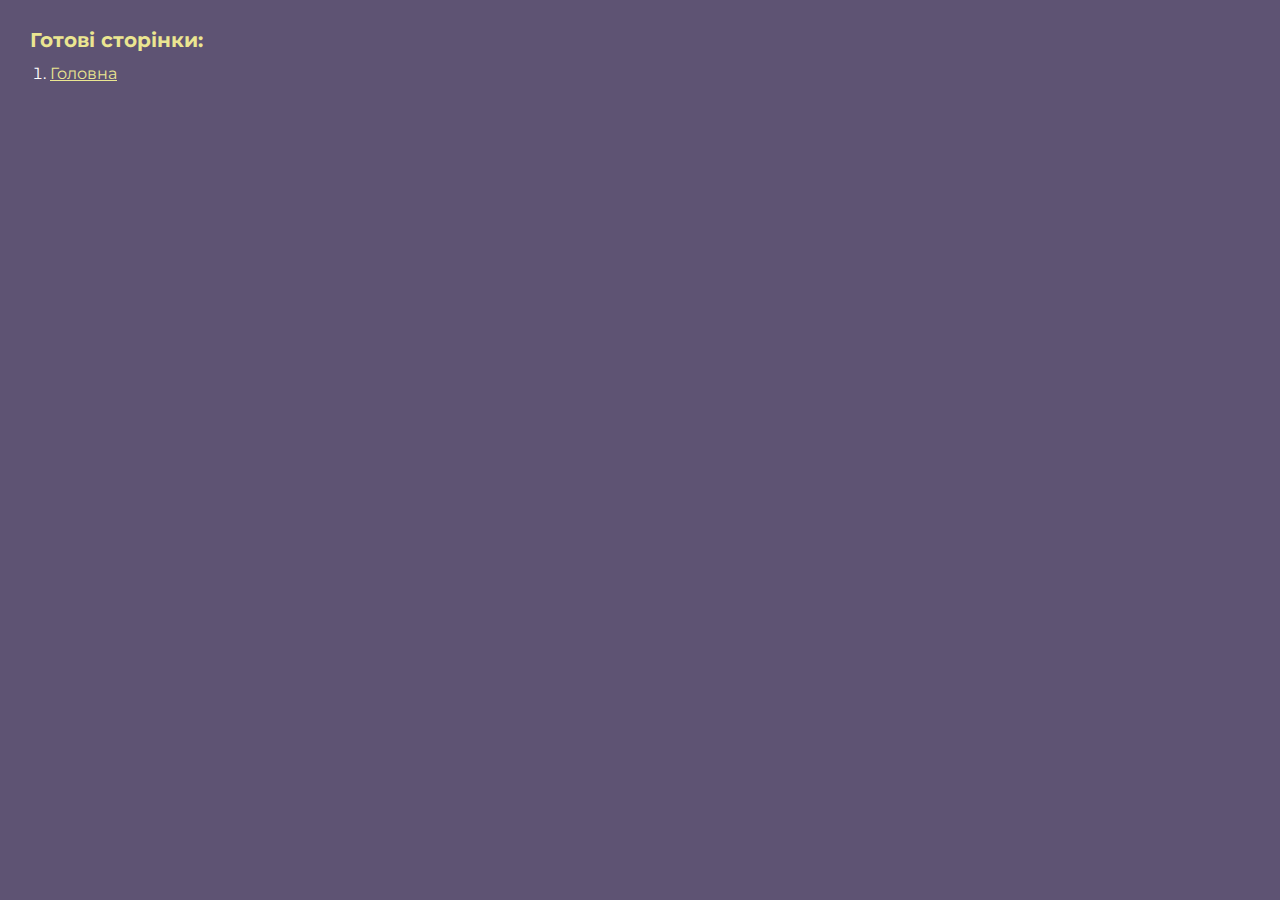
<file: index.html>
<!DOCTYPE html>
<html>

<head>
	<meta charset="UTF-8">
	<meta name="viewport" content="width=device-width, initial-scale=1.0">
	<title>Верстка «proj»</title>
</head>

<body>
	<div class="rootpage">
		<h2>Готові сторінки:</h2>
		<ol class="rootpage__list">
			<li><a target="_blank" href="home.html">Головна</a></li>
		</ol>
	</div>
</body>
<style>
	@charset "UTF-8";
	@import url("https://fonts.googleapis.com/css?family=Montserrat:regular,700&display=swap");

	*,
	*::before,
	*::after {
		padding: 0px;
		margin: 0px;
		border: 0px;
		box-sizing: border-box;
	}

	html,
	body {
		height: 100%;
		margin: 0;
		padding: 0;
		min-width: 320px;
		width: 100%;
		color: #fff;
		background-color: #5e5373;
	}

	body {
		font-family: Montserrat;
		font-size: 100%;
		line-height: 1;
		font-size: 1rem;
	}

	a {
		text-decoration: underline;
		color: #ebe691
	}

	a:visited {
		text-decoration: underline;
		color: #aaa768;
	}

	a:hover {
		text-decoration: none;
	}

	ul li {
		list-style: none;
	}

	img {
		vertical-align: top;
	}

	.wrapper {
		width: 100%;
		min-height: 100%;
		overflow: hidden;
	}

	.rootpage {
		padding: 30px;
		display: flex;
		flex-direction: column;
		align-items: flex-start;
	}

	@media (max-width: 767px) {
		.rootpage {
			padding: 30px 15px;
		}
	}

	h1 {
		color: #ebe691;
		font-size: 2.5rem;
		margin: 0px 0px 1.25rem 0px;
	}

	@media (max-width: 767px) {
		h1 {
			font-size: 1.85rem;
			margin: 0px 0px 1.25rem 0px;
		}
	}

	h2 {
		color: #ebe691;
		font-size: 1.25rem;
		margin: 0px 0px 1rem 0px;
	}

	@media (max-width: 767px) {
		h2 {
			font-size: 1.125rem;
			margin: 0px 0px 1rem 0px;
		}
	}

	.rootpage__info {
		line-height: 140%;
		margin: 0px 0px 1.5rem 0px;
	}

	.rootpage__list {
		margin: 0px 0px 2.25rem 1.25rem;
	}

	.rootpage__list li:not(:last-child) {
		margin: 0px 0px 15px 0px;
	}

	.rootpage__contacts,
	.rootpage__tnx {
		border-radius: 200px;
		padding: 20px 65px;
		line-height: 140%;
	}

	@media (max-width: 767px) {

		.rootpage__contacts,
		.rootpage__tnx {
			border-radius: 40px;
			padding: 20px;
		}
	}

	.rootpage__contacts {
		background: #32b5a4;

	}

	.rootpage__contacts a {
		color: #ebe691;
	}

	.rootpage__tnx {
		background: #c22d63;
		margin: 0px 0px 1rem 0px;
	}
</style>

</html>
</file>
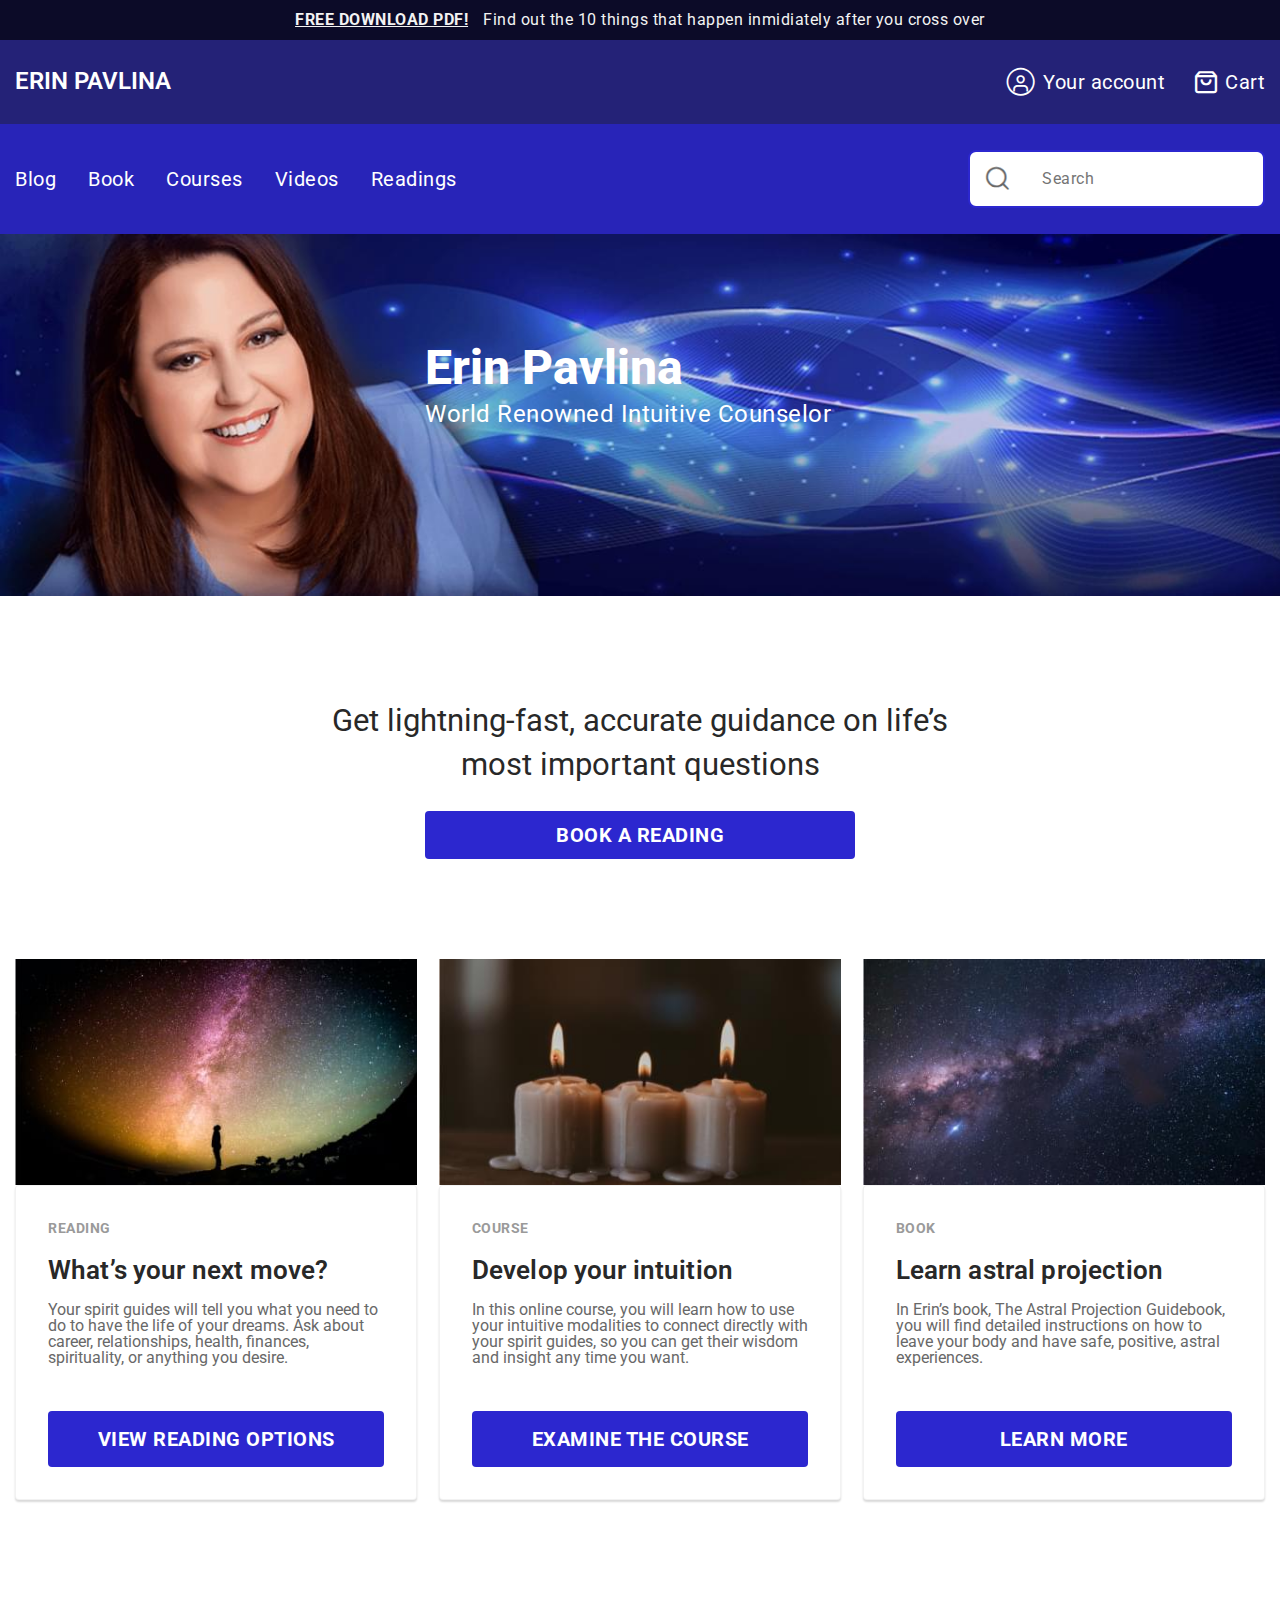
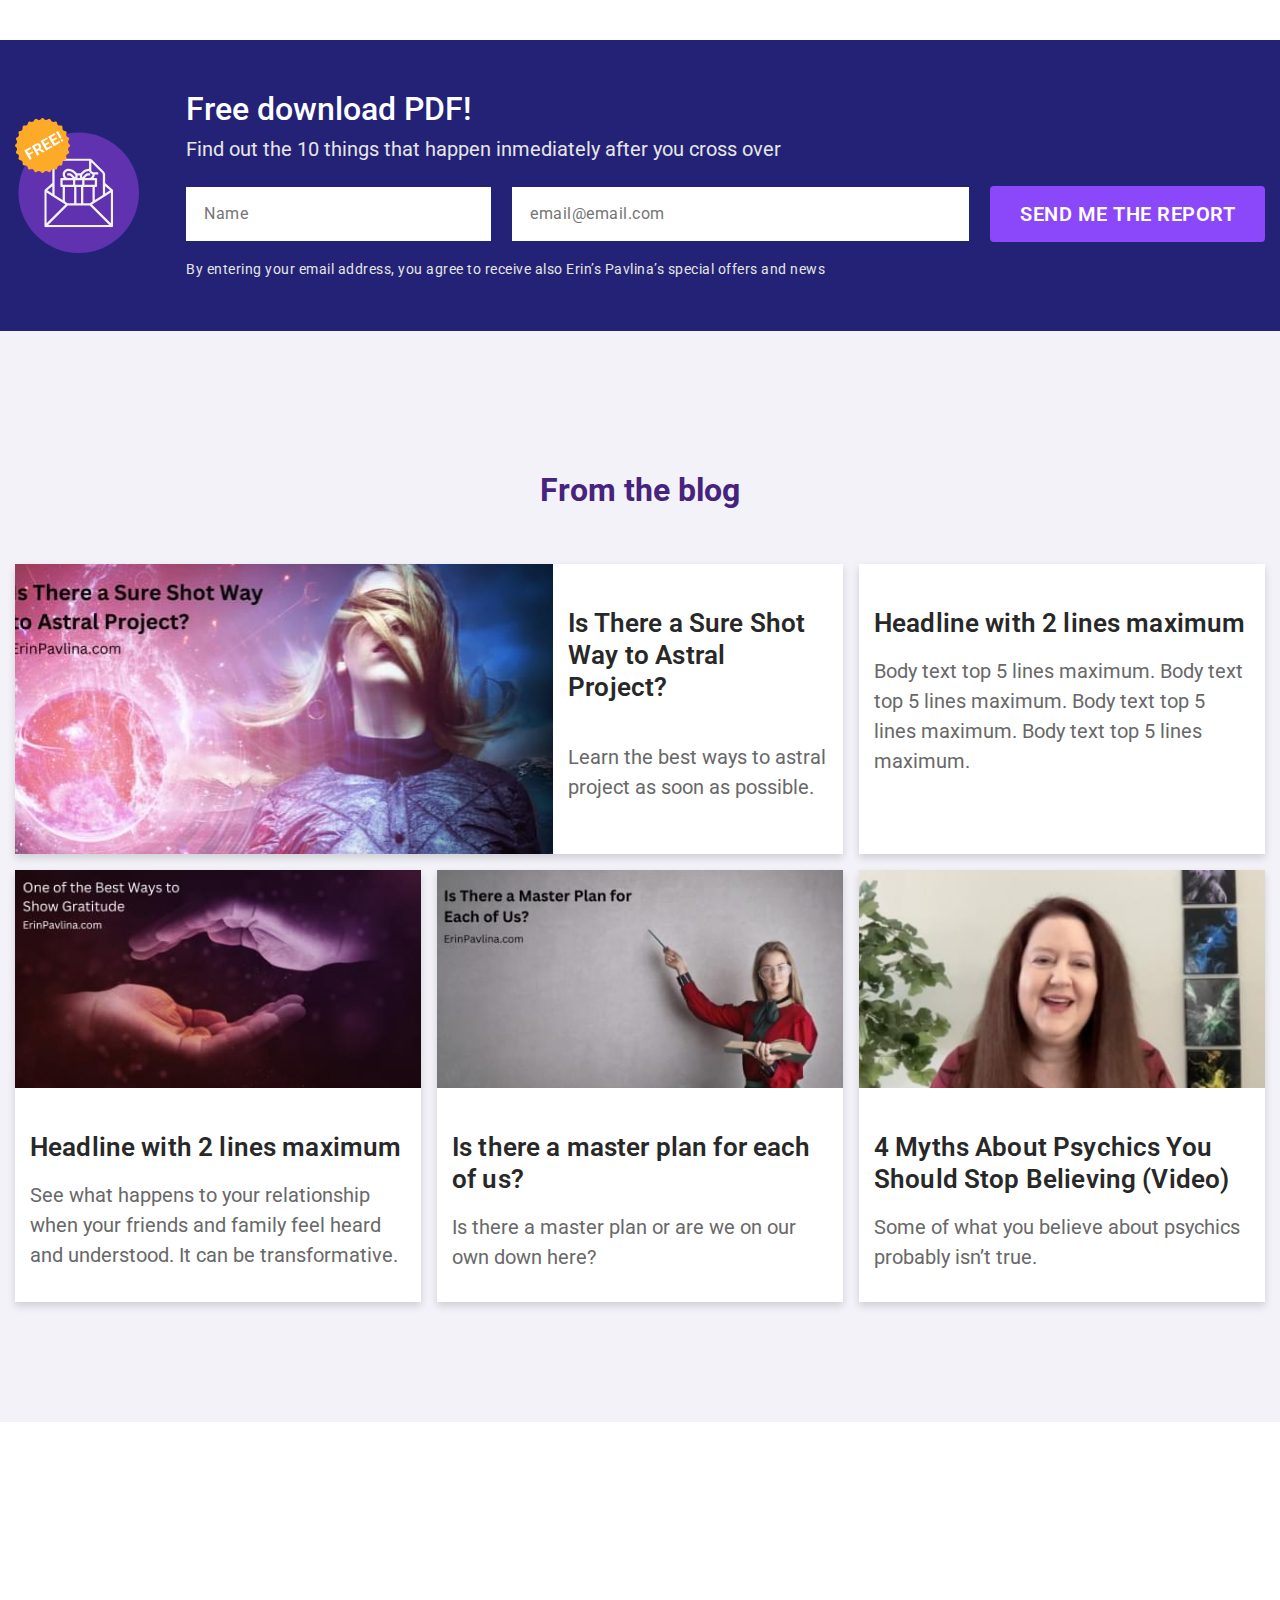
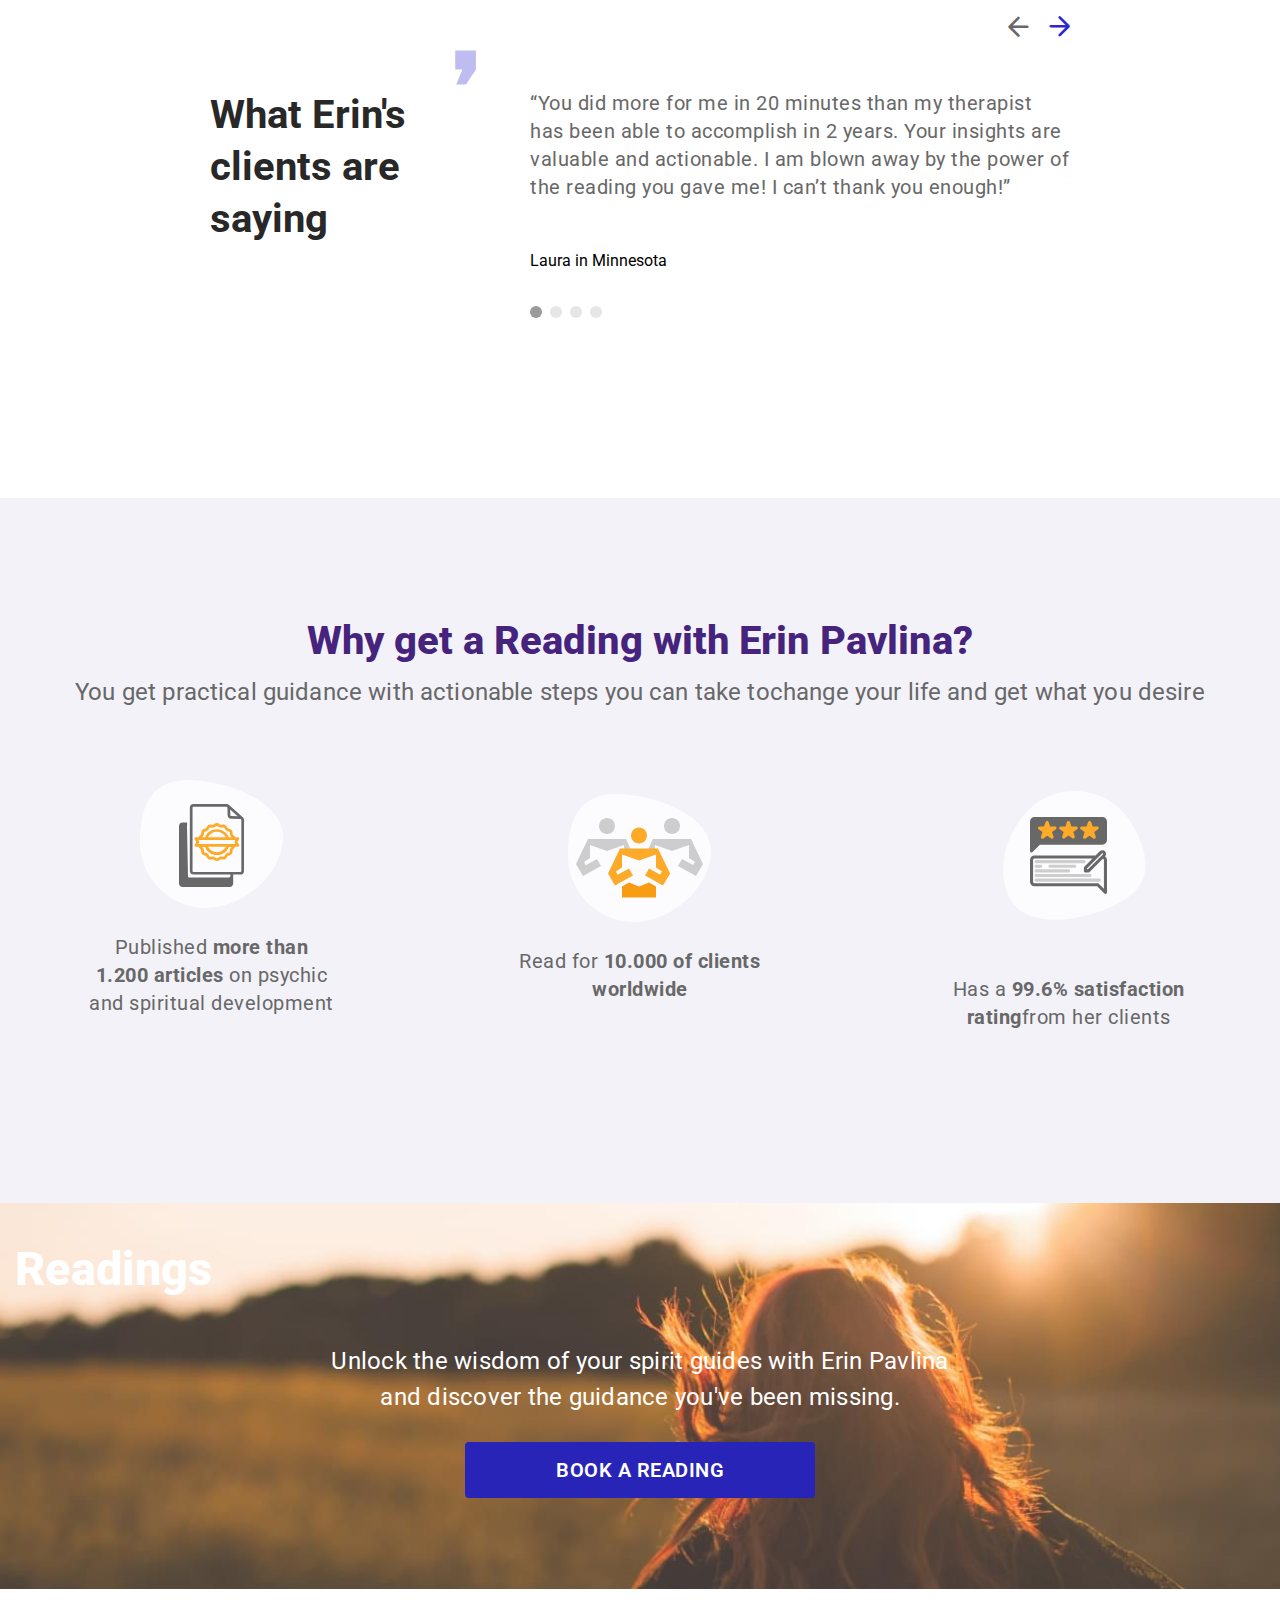
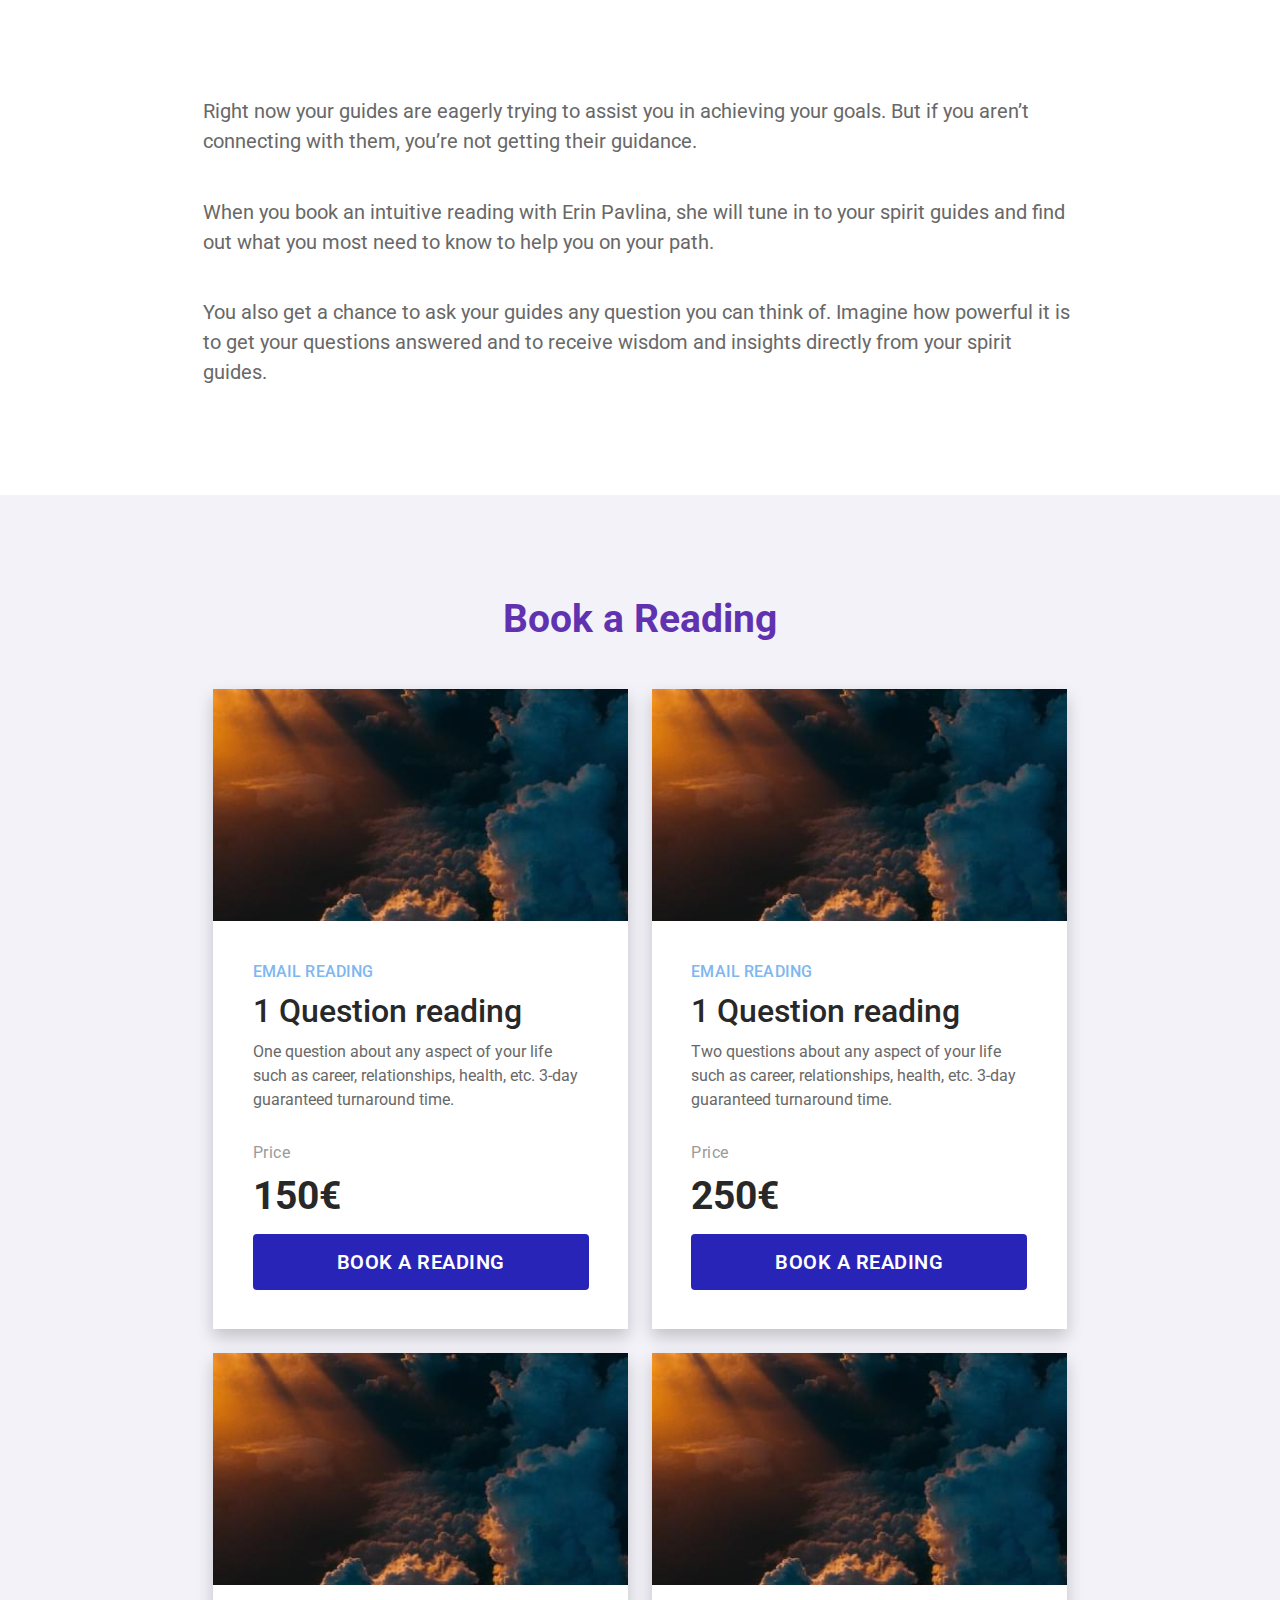
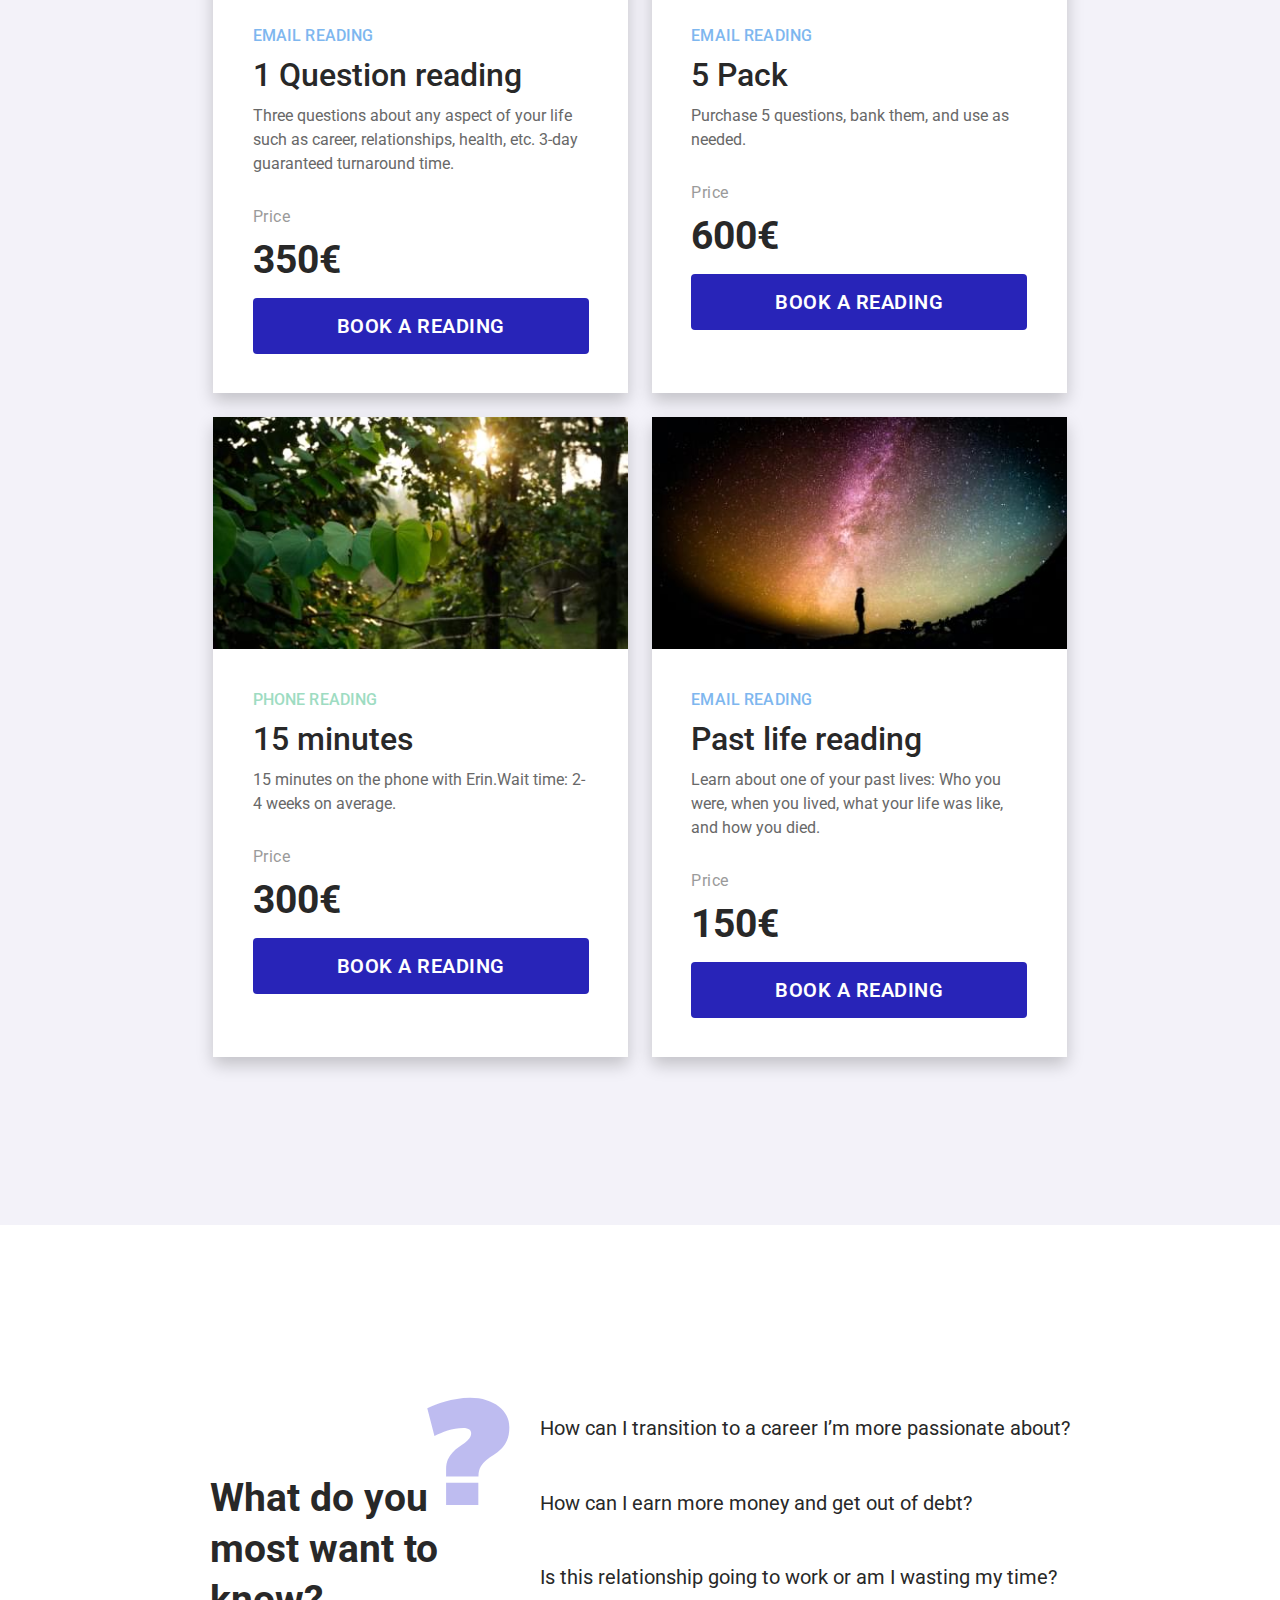
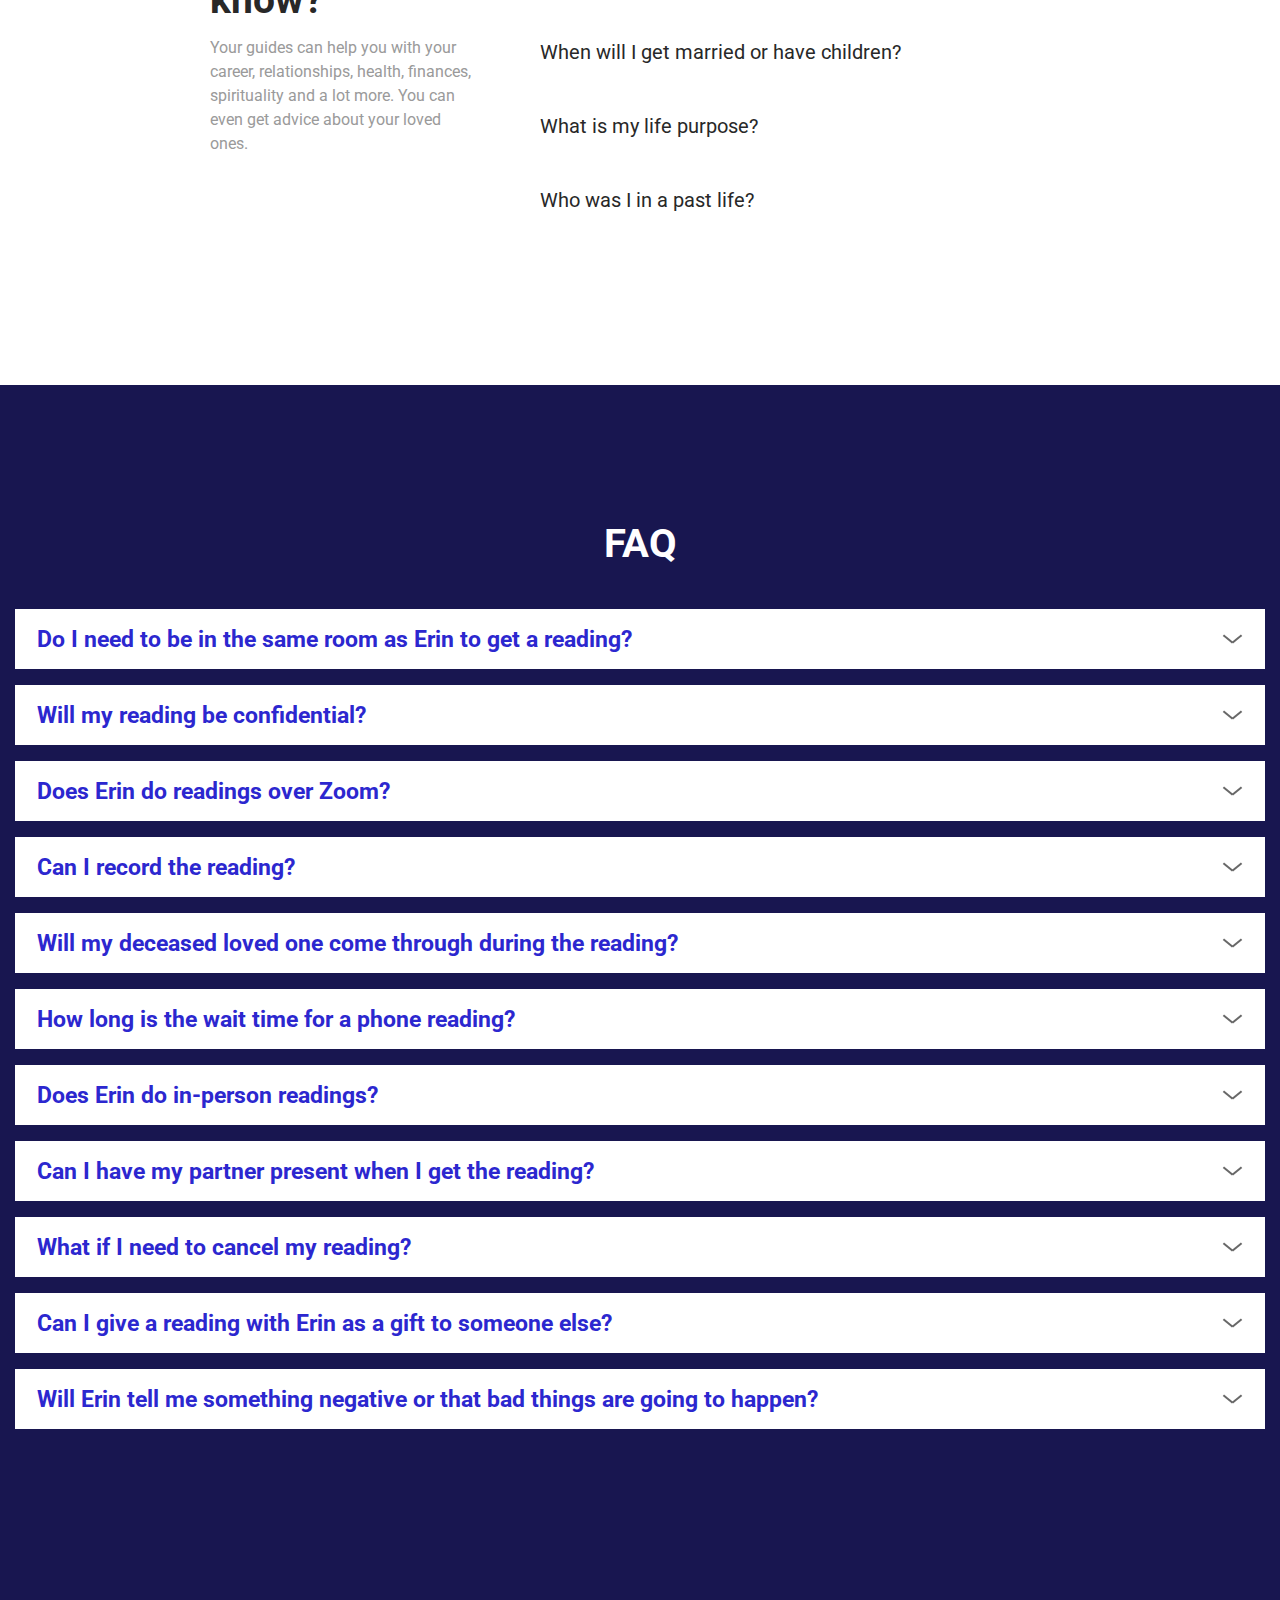
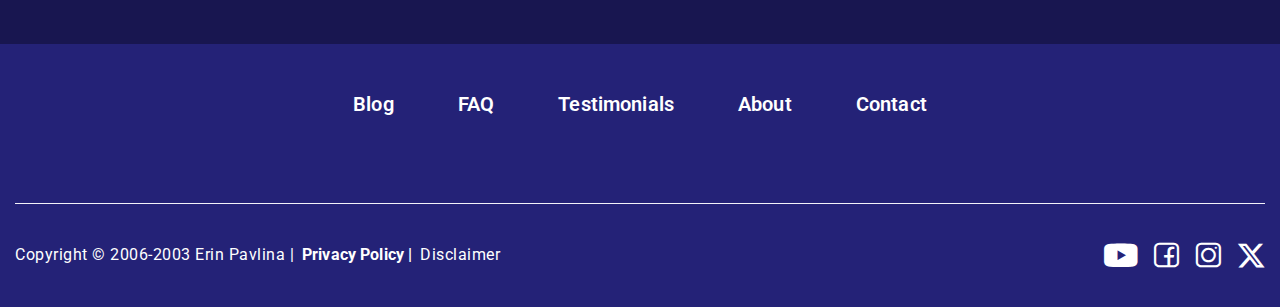
<file: home.html>
<!DOCTYPE html>
<html lang="en">

<head>
	<title>HomePage</title>
	<meta charset="UTF-8">
	<meta name="format-detection" content="telephone=no">
	<!-- <style>body{opacity: 0;}</style> -->
	<link rel="stylesheet" href="css/style.min.css?_v=20231201002725">
	<link rel="shortcut icon" href="favicon.ico">
	<!-- <meta name="robots" content="noindex, nofollow"> -->
	<meta name="viewport" content="width=device-width, initial-scale=1.0">
</head>

<body>
	<div class="wrapper">
		<header class="header">
			<div class="header__attention attention-block">
				<div class="attention-block__container">
					<a href="#" download class="attention-block__pdf">
						FREE DOWNLOAD PDF!
					</a>
					<div class="attention-block__text">
						Find out the 10 things that happen inmidiately after you cross over
					</div>
				</div>
			</div>
			<div class="header__top top-header">
				<div class="top-header__container">
					<div class="header__author">ERIN PAVLINA</div>
					<div class="header__links">
						<a href="#" class="header__account _icon-account"><span>Your account</span></a>
						<a href="#" class="header__cart _icon-cart"><span>Cart</span></a>
					</div>
				</div>
			</div>
			<div class="header__menu menu">
				<div class="menu__container">
					<button type="button" class="menu__icon icon-menu"><span></span></button>
					<nav class="menu__body">
						<ul class="menu__list">
							<li class="menu__item"><a href="#" class="menu__link">Blog</a></li>
							<li class="menu__item"><a href="#" class="menu__link">Book</a></li>
							<li class="menu__item"><a href="#" class="menu__link">Courses</a></li>
							<li class="menu__item"><a href="#" class="menu__link">Videos</a></li>
							<li class="menu__item"><a href="#" class="menu__link">Readings</a></li>
						</ul>
					</nav>
					<form action="#" class="menu__form">
						<button type="submit" class="menu__button _icon-search"></button>
						<input autocomplete="off" type="text" name="search" placeholder="Search" class="menu__input input">
					</form>
				</div>
			</div>
		</header>
		<main class="page">
			<div class="page__author-block author-block">
				<div class="author-block__bg-ibg">
					<img src="img/bg-author.jpg" alt="bg">
				</div>
				<div class="author-block__container">
					<div class="author-block__content">
						<div class="author-block__name">Erin Pavlina</div>
						<div class="author-block__label">World Renowned Intuitive Counselor</div>
					</div>
				</div>
			</div>
			<div class="page__action-block action-block">
				<div class="action-block__container">
					<div class="action-block__text">Get lightning-fast, accurate guidance on life’s most important questions</div>
					<a href="#" class="action-block__link">BOOK A READING</a>
				</div>
			</div>
			<section class="page__articles-block articles-block">
				<div class="articles-block__container">
					<div class="articles-block__items">
						<div class="articles-block__item item-article">
							<div class="item-article__img-ibg">
								<img src="img/articles-block/01.jpg" alt="image">
							</div>
							<div class="item-article__content">
								<a href="#" class="item-article__category">READING</a>
								<a href="#" class="item-article__title">What’s your next move?</a>
								<div class="item-article__text">Your spirit guides will tell you what you need to do to have the life of your dreams. Ask about career, relationships, health, finances, spirituality, or anything you desire.
								</div>
								<a href="#" class="item-article__link">view reading options</a>
							</div>
						</div>
						<div class="articles-block__item item-article">
							<div class="item-article__img-ibg">
								<img src="img/articles-block/02.jpg" alt="image">
							</div>
							<div class="item-article__content">
								<a href="#" class="item-article__category">COURSE</a>
								<a href="#" class="item-article__title">Develop your intuition</a>
								<div class="item-article__text">In this online course, you will learn how to use your intuitive modalities to connect directly with your spirit guides, so you can get their wisdom and insight any time you want.
								</div>
								<a href="#" class="item-article__link">examine the course</a>
							</div>
						</div>
						<div class="articles-block__item item-article">
							<div class="item-article__img-ibg">
								<img src="img/articles-block/03.jpg" alt="image">
							</div>
							<div class="item-article__content">
								<a href="#" class="item-article__category">BOOK</a>
								<a href="#" class="item-article__title">Learn astral projection</a>
								<div class="item-article__text">In Erin’s book, The Astral Projection Guidebook, you will find detailed instructions on how to leave your body and have safe, positive, astral experiences.
								</div>
								<a href="#" class="item-article__link">learn more</a>
							</div>
						</div>
					</div>
				</div>
			</section>
			<section class="page__free-download free-download">
				<div class="free-download__container">
					<div class="free-download__icon">
						<img src="img/icon-free.svg" alt="icon">
					</div>
					<div class="free-download__content content-download">
						<h2 class="content-download__title">Free download PDF!</h2>
						<div class="content-download__descr">Find out the 10 things that happen inmediately after you cross over</div>
						<form action="#" class="content-download__form">
							<div class="content-download__inputs">
								<input type="text" name="name" placeholder="Name" class="content-download__input input">
								<input type="email" name="email" placeholder="email@email.com" class="content-download__input input">
							</div>
							<button button type="submit" class="content-download__btn">SEND ME THE REPORT</button>
						</form>
						<div class="content-download__message">By entering your email address, you agree to receive also Erin’s Pavlina’s special offers and news</div>
					</div>
				</div>
			</section>
			<section class="page__blog blog-block">
				<div class="blog-block__container">
					<h2 class="blog-block__title">From the blog</h2>
					<div class="blog-block__items">
						<div class="blog-block__article article-item">
							<div class="article-item__image-ibg">
								<img src="img/article/01.jpg" alt="image">
							</div>
							<div class="article-item__content">
								<a href="#" class="article-item__title">Is There a Sure Shot Way to Astral Project?</a>
								<div class="article-item__text">
									Learn the best ways to astral project as soon as possible.
								</div>
							</div>
						</div>
						<div class="blog-block__article article-item">
							<div class="article-item__content">
								<a href="#" class="article-item__title">Headline with 2 lines maximum
								</a>
								<div class="article-item__text">
									Body text top 5 lines maximum. Body text top 5 lines maximum. Body text top 5 lines maximum. Body text top 5 lines maximum.
								</div>
							</div>
						</div>
						<div class="blog-block__article article-item">
							<div class="article-item__image-ibg">
								<img src="img/article/02.jpg" alt="image">
							</div>
							<div class="article-item__content">
								<a href="#" class="article-item__title">Headline with 2 lines maximum</a>
								<div class="article-item__text">
									See what happens to your relationship when your friends and family feel heard and understood. It can be transformative.
								</div>
							</div>
						</div>
						<div class="blog-block__article article-item">
							<div class="article-item__image-ibg">
								<img src="img/article/03.jpg" alt="image">
							</div>
							<div class="article-item__content">
								<a href="#" class="article-item__title">
									Is there a master plan for each of us?
								</a>
								<div class="article-item__text">
									Is there a master plan or are we on our own down here?
								</div>
							</div>
						</div>
						<div class="blog-block__article article-item">
							<div class="article-item__image-ibg">
								<img src="img/article/04.jpg" alt="image">
							</div>
							<div class="article-item__content">
								<a href="#" class="article-item__title">4 Myths About Psychics You Should Stop Believing (Video)</a>
								<div class="article-item__text">
									Some of what you believe about psychics probably isn’t true.
								</div>
							</div>
						</div>
					</div>
				</div>
			</section>
			<section class="page__reviews-slider reviews-slider">
				<div class="reviews-slider__container">
					<h2 class="reviews-slider__title">What Erin's clients are saying</h2>
					<!-- Оболонка слайдера -->
					<div class="reviews-slider__slider swiper">
						<!-- Якщо потрібна навігація (ліворуч/праворуч) -->
						<div class="reviews-slider__navigation">
							<button data-da=".reviews-slider__swiper-pagination, 480, 0" type="button" class="reviews-slider__swiper-button-prev _icon-arrow"></button>
							<button data-da=".reviews-slider__swiper-pagination, 480" type="button" class="reviews-slider__swiper-button-next _icon-arrow"></button>
						</div>
						<!-- Частина слайдера, що рухається -->
						<div class="reviews-slider__wrapper swiper-wrapper">
							<!-- Слайд -->
							<div class="reviews-slider__slide swiper-slide">
								<div class="slide-review">
									<div class="slide-review__text">“You did more for me in 20 minutes than my therapist has been able to accomplish in 2 years. Your insights are valuable and actionable. I am blown away by the power of the reading you gave me! I can’t thank you enough!” </div>
									<div class="slide-review__author">Laura in Minnesota</div>
								</div>
							</div>
							<div class="reviews-slider__slide swiper-slide">
								<div class="slide-review">
									<div class="slide-review__text">“You did more for me in 20 minutes than my therapist has been able to accomplish in 2 years. Your insights are valuable and actionable. I am blown away by the power of the reading you gave me! I can’t thank you enough!” </div>
									<div class="slide-review__author">Laura in Minnesota</div>
								</div>
							</div>
							<div class="reviews-slider__slide swiper-slide">
								<div class="slide-review">
									<div class="slide-review__text">“You did more for me in 20 minutes than my therapist has been able to accomplish in 2 years. Your insights are valuable and actionable. I am blown away by the power of the reading you gave me! I can’t thank you enough!” </div>
									<div class="slide-review__author">Laura in Minnesota</div>
								</div>
							</div>
							<div class="reviews-slider__slide swiper-slide">
								<div class="slide-review">
									<div class="slide-review__text">“You did more for me in 20 minutes than my therapist has been able to accomplish in 2 years. Your insights are valuable and actionable. I am blown away by the power of the reading you gave me! I can’t thank you enough!” </div>
									<div class="slide-review__author">Laura in Minnesota</div>
								</div>
							</div>
						</div>
						<!-- Якщо потрібна пагінація -->
						<div class="reviews-slider__swiper-pagination"></div>
					</div>
				</div>
			</section>
			<section class="page__advantages-block advantages-block">
				<div class="advantages-block__container">
					<h2 class="advantages-block__title">Why get a Reading with Erin Pavlina?</h2>
					<div class="advantages-block__text">You get practical guidance with actionable steps you can take to<span>change your life and get what you desire</span></div>
					<div class="advantages-block__items">
						<div class="advantages-block__item item-advantages">
							<div class="item-advantages__icon">
								<img src="img/article-icon.svg" alt="icon">
							</div>
							<div class="item-advantages__text">Published <span>more than 1.200 articles</span> on psychic and spiritual development</div>
						</div>
						<div class="advantages-block__item item-advantages">
							<div class="item-advantages__icon">
								<img src="img/clients-icon.svg" alt="icon">
							</div>
							<div class="item-advantages__text">Read for <span>10.000 of clients worldwide</span></div>
						</div>
						<div class="advantages-block__item item-advantages">
							<div class="item-advantages__icon">
								<img src="img/rating-icon.svg" alt="icon">
							</div>
							<div class="item-advantages__text">Has a <span>99.6% satisfaction rating</span>from her clients</div>
						</div>
					</div>
				</div>
			</section>
			<section class="page__reading reading">
				<div class="reading__bg-ibg">
					<img src="img/bg-reading.jpg" alt="bg">
				</div>
				<div class="reading__content">
					<div class="reading__container">
						<h2 class="reading__title">Readings</h2>
						<div class="reading__descr">Unlock the wisdom of your spirit guides with Erin Pavlina and discover the guidance you've been missing.</div>
						<button type="button" class="reading__btn">BOOK A READING</button>
					</div>
				</div>
			</section>
			<div class="page__info-block info-block">
				<div class="info-block__container">
					<div class="info-block__text">
						<p>Right now your guides are eagerly trying to assist you in achieving your goals. But if you aren’t connecting with them, you’re not getting their guidance.</p>
						<p>When you book an intuitive reading with Erin Pavlina, she will tune in to your spirit guides and find out what you most need to know to help you on your path.</p>
						<p>You also get a chance to ask your guides any question you can think of. Imagine how powerful it is to get your questions answered and to receive wisdom and insights directly from your spirit guides.</p>
					</div>
				</div>
			</div>
			<section class="page__service service">
				<div class="service__container">
					<h2 class="service__title">Book a Reading</h2>
					<div class="service__items">
						<div class="service__item item-service">
							<div class="item-service__image-ibg">
								<img src="img/service/01.jpg" alt="image">
							</div>
							<div class="item-service__content">
								<a href="#" class="item-service__category item-service__category_email">EMAIL reading</a>
								<div class="item-service__title">1 Question reading</div>
								<div class="item-service__info">One question about any aspect of your life such as career, relationships, health, etc. 3-day guaranteed turnaround time.</div>
								<div class="item-service__price price-block">
									<div class="price-block__label">Price</div>
									<div class="price-block__value">150€</div>
								</div>
								<a href="#" class="item-service__link">BOOK A READING</a>
							</div>
						</div>
						<div class="service__item item-service">
							<div class="item-service__image-ibg">
								<img src="img/service/01.jpg" alt="image">
							</div>
							<div class="item-service__content">
								<a href="#" class="item-service__category item-service__category_email">EMAIL reading</a>
								<div class="item-service__title">1 Question reading</div>
								<div class="item-service__info">Two questions about any aspect of your life such as career, relationships, health, etc. 3-day guaranteed turnaround time.
								</div>
								<div class="item-service__price price-block">
									<div class="price-block__label">Price</div>
									<div class="price-block__value">250€</div>
								</div>
								<a href="#" class="item-service__link">BOOK A READING</a>
							</div>
						</div>
						<div class="service__item item-service">
							<div class="item-service__image-ibg">
								<img src="img/service/01.jpg" alt="image">
							</div>
							<div class="item-service__content">
								<a href="#" class="item-service__category item-service__category_email">EMAIL reading</a>
								<div class="item-service__title">1 Question reading</div>
								<div class="item-service__info">Three questions about any aspect of your life such as career, relationships, health, etc. 3-day guaranteed turnaround time.
								</div>
								<div class="item-service__price price-block">
									<div class="price-block__label">Price</div>
									<div class="price-block__value">350€</div>
								</div>
								<a href="#" class="item-service__link">BOOK A READING</a>
							</div>
						</div>
						<div class="service__item item-service">
							<div class="item-service__image-ibg">
								<img src="img/service/01.jpg" alt="image">
							</div>
							<div class="item-service__content">
								<a href="#" class="item-service__category item-service__category_email">EMAIL reading</a>
								<div class="item-service__title">5 Pack </div>
								<div class="item-service__info">Purchase 5 questions, bank them, and use as needed.
								</div>
								<div class="item-service__price price-block">
									<div class="price-block__label">Price</div>
									<div class="price-block__value">600€</div>
								</div>
								<a href="#" class="item-service__link">BOOK A READING</a>
							</div>
						</div>
						<div class="service__item item-service">
							<div class="item-service__image-ibg">
								<img src="img/service/02.jpg" alt="image">
							</div>
							<div class="item-service__content">
								<a href="#" class="item-service__category item-service__category_phone">phone READING</a>
								<div class="item-service__title">15 minutes</div>
								<div class="item-service__info">15 minutes on the phone with Erin.Wait time: 2-4 weeks on average.
								</div>
								<div class="item-service__price price-block">
									<div class="price-block__label">Price</div>
									<div class="price-block__value">300€</div>
								</div>
								<a href="#" class="item-service__link">BOOK A READING</a>
							</div>
						</div>
						<div class="service__item item-service">
							<div class="item-service__image-ibg">
								<img src="img/service/03.jpg" alt="image">
							</div>
							<div class="item-service__content">
								<a href="#" class="item-service__category item-service__category_email">EMAIL reading</a>
								<div class="item-service__title">Past life reading</div>
								<div class="item-service__info">Learn about one of your past lives: Who you were, when you lived, what your life was like, and how you died.
								</div>
								<div class="item-service__price price-block">
									<div class="price-block__label">Price</div>
									<div class="price-block__value">150€</div>
								</div>
								<a href="#" class="item-service__link">BOOK A READING</a>
							</div>
						</div>
					</div>
				</div>
			</section>
			<section class="page__question-block question-block">
				<div class="question-block__container">
					<div class="question-block__main">
						<h2 class="question-block__title">What do you most want to know?</h2>
						<div class="question-block__text">Your guides can help you with your career, relationships, health, finances, spirituality and a lot more. You can even get advice about your loved ones.
						</div>
					</div>
					<div class="question-block__items">
						<div class="question-block__item">How can I transition to a career I’m more passionate about?</div>
						<div class="question-block__item">How can I earn more money and get out of debt?</div>
						<div class="question-block__item">Is this relationship going to work or am I wasting my time?</div>
						<div class="question-block__item">When will I get married or have children?</div>
						<div class="question-block__item">What is my life purpose?</div>
						<div class="question-block__item">Who was I in a past life?</div>
					</div>
				</div>
			</section>
			<section class="page__faq faq">
				<div class="faq__container">
					<h2 class="faq__title">FAQ</h2>
					<div data-spollers class="faq__spollers spollers">
						<details class="spollers__item">
							<summary class="spollers__title">Do I need to be in the same room as Erin to get a reading?</summary>
							<div class="spollers__body">Lorem ipsum, dolor sit amet consectetur adipisicing elit. Vitae velit omnis eum quibusdam facilis eos placeat, modi nulla maiores minima, iure sunt nisi. Non praesentium pariatur nihil est architecto consectetur!</div>
						</details>
						<details class="spollers__item">
							<summary class="spollers__title">Will my reading be confidential?</summary>
							<div class="spollers__body">Lorem ipsum, dolor sit amet consectetur adipisicing elit. Vitae velit omnis eum quibusdam facilis eos placeat, modi nulla maiores minima, iure sunt nisi. Non praesentium pariatur nihil est architecto consectetur!</div>
						</details>
						<details class="spollers__item">
							<summary class="spollers__title">Does Erin do readings over Zoom?</summary>
							<div class="spollers__body">Lorem ipsum, dolor sit amet consectetur adipisicing elit. Vitae velit omnis eum quibusdam facilis eos placeat, modi nulla maiores minima, iure sunt nisi. Non praesentium pariatur nihil est architecto consectetur!</div>
						</details>
						<details class="spollers__item">
							<summary class="spollers__title">Can I record the reading?</summary>
							<div class="spollers__body">Lorem ipsum, dolor sit amet consectetur adipisicing elit. Vitae velit omnis eum quibusdam facilis eos placeat, modi nulla maiores minima, iure sunt nisi. Non praesentium pariatur nihil est architecto consectetur!</div>
						</details>
						<details class="spollers__item">
							<summary class="spollers__title">Will my deceased loved one come through during the reading?</summary>
							<div class="spollers__body">Lorem ipsum, dolor sit amet consectetur adipisicing elit. Vitae velit omnis eum quibusdam facilis eos placeat, modi nulla maiores minima, iure sunt nisi. Non praesentium pariatur nihil est architecto consectetur!</div>
						</details>
						<details class="spollers__item">
							<summary class="spollers__title">How long is the wait time for a phone reading?</summary>
							<div class="spollers__body">Lorem ipsum, dolor sit amet consectetur adipisicing elit. Vitae velit omnis eum quibusdam facilis eos placeat, modi nulla maiores minima, iure sunt nisi. Non praesentium pariatur nihil est architecto consectetur!</div>
						</details>
						<details class="spollers__item">
							<summary class="spollers__title">Does Erin do in-person readings?</summary>
							<div class="spollers__body">Lorem ipsum, dolor sit amet consectetur adipisicing elit. Vitae velit omnis eum quibusdam facilis eos placeat, modi nulla maiores minima, iure sunt nisi. Non praesentium pariatur nihil est architecto consectetur!</div>
						</details>
						<details class="spollers__item">
							<summary class="spollers__title">Can I have my partner present when I get the reading?</summary>
							<div class="spollers__body">Lorem ipsum, dolor sit amet consectetur adipisicing elit. Vitae velit omnis eum quibusdam facilis eos placeat, modi nulla maiores minima, iure sunt nisi. Non praesentium pariatur nihil est architecto consectetur!</div>
						</details>
						<details class="spollers__item">
							<summary class="spollers__title">What if I need to cancel my reading?</summary>
							<div class="spollers__body">Lorem ipsum, dolor sit amet consectetur adipisicing elit. Vitae velit omnis eum quibusdam facilis eos placeat, modi nulla maiores minima, iure sunt nisi. Non praesentium pariatur nihil est architecto consectetur!</div>
						</details>
						<details class="spollers__item">
							<summary class="spollers__title">Can I give a reading with Erin as a gift to someone else?</summary>
							<div class="spollers__body">Lorem ipsum, dolor sit amet consectetur adipisicing elit. Vitae velit omnis eum quibusdam facilis eos placeat, modi nulla maiores minima, iure sunt nisi. Non praesentium pariatur nihil est architecto consectetur!</div>
						</details>
						<details class="spollers__item">
							<summary class="spollers__title">Will Erin tell me something negative or that bad things are going to happen?</summary>
							<div class="spollers__body">Lorem ipsum, dolor sit amet consectetur adipisicing elit. Vitae velit omnis eum quibusdam facilis eos placeat, modi nulla maiores minima, iure sunt nisi. Non praesentium pariatur nihil est architecto consectetur!</div>
						</details>
					</div>
				</div>
			</section>
		</main>
		<footer class="footer">
			<div class="footer__container">
				<div class="footer__menu menu-footer">
					<ul class="menu-footer__list">
						<li class="menu-footer__item">
							<a href="#" class="menu-footer__link">Blog</a>
						</li>
						<li class="menu-footer__item">
							<a href="#" class="menu-footer__link">FAQ</a>
						</li>
						<li class="menu-footer__item">
							<a href="#" class="menu-footer__link">Testimonials</a>
						</li>
						<li class="menu-footer__item">
							<a href="#" class="menu-footer__link">About</a>
						</li>
						<li class="menu-footer__item">
							<a href="#" class="menu-footer__link">Contact</a>
						</li>
					</ul>
				</div>
				<div class="footer__bottom">
					<div class="footer__rights">
						<div class="footer__copyright">Copyright © 2006-2003 Erin Pavlina |</div>
						<a href="#" class="footer__privacy-policy">Privacy Policy |</a>
						<a href="#" class="footer__disclaimer">Disclaimer</a>
					</div>
					<div class="footer__social-links social-links">
						<a href="#" class="social-links__youtube _icon-yt"></a>
						<a href="#" class="social-links__facebook _icon-fb"></a>
						<a href="#" class="social-links__instagram _icon-inst"></a>
						<a href="#" class="social-links__twitter _icon-x"></a>
					</div>
				</div>
			</div>
		</footer>
	</div>
	<script src="js/app.min.js?_v=20231201002725"></script>
</body>

</html>
</file>
<file: css/style.min.css>
@charset "UTF-8";@import url(https://fonts.googleapis.com/css?family=Roboto:regular,500,700,900&display=swap);@font-face{font-family:icons;font-display:swap;src:url(../fonts/icons.woff2) format("woff2"),url(../fonts/icons.woff) format("woff");font-weight:400;font-style:normal}[class*=_icon-]:before{font-family:icons;font-style:normal;font-weight:400;font-variant:normal;text-transform:none;line-height:1;-webkit-font-smoothing:antialiased;-moz-osx-font-smoothing:grayscale}[class*=_icon-]:before{display:block}._icon-account:before{content:"\e900"}._icon-arrow:before{content:"\e901"}._icon-cart:before{content:"\e902"}._icon-fb:before{content:"\e903"}._icon-inst:before{content:"\e904"}._icon-search:before{content:"\e905"}._icon-x:before{content:"\e906"}._icon-yt:before{content:"\e907"}*{padding:0;margin:0;border:0}*,:after,:before{-webkit-box-sizing:border-box;box-sizing:border-box}body,html{height:100%;min-width:320px}body{color:#686868;line-height:1;font-family:Roboto;font-size:1rem;-ms-text-size-adjust:100%;-moz-text-size-adjust:100%;-webkit-text-size-adjust:100%;-webkit-font-smoothing:antialiased;-moz-osx-font-smoothing:grayscale}button,input,textarea{font-family:Roboto;font-size:inherit;line-height:inherit}button{cursor:pointer;color:inherit;background-color:transparent}a{color:inherit;text-decoration:none}ul li{list-style:none}img{vertical-align:top}h1,h2,h3,h4,h5,h6{font-weight:inherit;font-size:inherit}.lock body{overflow:hidden;-ms-touch-action:none;touch-action:none;-ms-scroll-chaining:none;overscroll-behavior:none}.wrapper{min-height:100%;display:-webkit-box;display:-ms-flexbox;display:flex;-webkit-box-orient:vertical;-webkit-box-direction:normal;-ms-flex-direction:column;flex-direction:column;overflow:hidden}@supports (overflow:clip){.wrapper{overflow:clip}}.wrapper>main{-webkit-box-flex:1;-ms-flex:1 1 auto;flex:1 1 auto}.wrapper>*{min-width:0}[class*=__container]{max-width:85rem;margin:0 auto;padding:0 .9375rem}[class*=__out-of-container]{padding-left:max(.9375rem,(100% - 83.125rem) / 2)}input[type=email],input[type=tel],input[type=text],textarea{-webkit-appearance:none;-moz-appearance:none;appearance:none}.input{width:100%;display:block;padding:15px 18px;color:#979797;font-weight:400;line-height:1.5;letter-spacing:.5px}.input[placeholder]:not([data-placeholder-nohiden])::-webkit-input-placeholder{-webkit-transition:opacity .3s;transition:opacity .3s}.input[placeholder]:not([data-placeholder-nohiden])::-moz-placeholder{-moz-transition:opacity .3s;transition:opacity .3s}.input[placeholder]:not([data-placeholder-nohiden]):-ms-input-placeholder{-ms-transition:opacity .3s;transition:opacity .3s}.input[placeholder]:not([data-placeholder-nohiden])::-ms-input-placeholder{-ms-transition:opacity .3s;transition:opacity .3s}.input[placeholder]:not([data-placeholder-nohiden])::placeholder{-webkit-transition:opacity .3s;transition:opacity .3s}.input[placeholder]:not([data-placeholder-nohiden]):focus::-webkit-input-placeholder{opacity:0}.input[placeholder]:not([data-placeholder-nohiden]):focus::-moz-placeholder{opacity:0}.input[placeholder]:not([data-placeholder-nohiden]):focus:-ms-input-placeholder{opacity:0}.input[placeholder]:not([data-placeholder-nohiden]):focus::-ms-input-placeholder{opacity:0}.input[placeholder]:not([data-placeholder-nohiden]):focus::placeholder{opacity:0}textarea.input{resize:none;padding:0 0}.spollers{display:-ms-grid;display:grid;gap:16px}.spollers__item{font-size:1.25rem}.spollers__title{width:100%;cursor:default;text-align:left;background-color:#fff;padding:1rem 1.375rem;position:relative;list-style:none;color:var(--applications-text-link-primary-00,#2c27cf);font-family:Roboto;font-weight:700;line-height:normal}._spoller-init .spollers__title{cursor:pointer}._spoller-init .spollers__title::after,._spoller-init .spollers__title::before{content:"";position:absolute;right:22px;top:50%;background-color:#686868;height:2px;width:12px;-webkit-transition:-webkit-transform .5s ease 0s;transition:-webkit-transform .5s ease 0s;transition:transform .5s ease 0s;transition:transform .5s ease 0s,-webkit-transform .5s ease 0s}._spoller-init .spollers__title::before{-webkit-transform:translate(-75%,-50%) rotate(40deg);-ms-transform:translate(-75%,-50%) rotate(40deg);transform:translate(-75%,-50%) rotate(40deg)}._spoller-init .spollers__title::after{-webkit-transform:translate(0,-50%) rotate(-40deg);-ms-transform:translate(0,-50%) rotate(-40deg);transform:translate(0,-50%) rotate(-40deg)}._spoller-init .spollers__title._spoller-active::before{-webkit-transform:translateX(-75%) rotate(-40deg);-ms-transform:translateX(-75%) rotate(-40deg);transform:translateX(-75%) rotate(-40deg)}._spoller-init .spollers__title._spoller-active::after{-webkit-transform:rotate(40deg);-ms-transform:rotate(40deg);transform:rotate(40deg)}.spollers__body{padding:1.25rem;background-color:#fff}[class*=-ibg]{position:relative}[class*=-ibg] img{position:absolute;width:100%;height:100%;top:0;left:0;-o-object-fit:cover;object-fit:cover}[class*=-ibg--contain] img{-o-object-fit:contain;object-fit:contain}.reviews-slider__container{display:-webkit-box;display:-ms-flexbox;display:flex;-webkit-box-align:center;-ms-flex-align:center;align-items:center;-webkit-box-pack:center;-ms-flex-pack:center;justify-content:center}.reviews-slider__title{color:var(--applications-text-dark-neutral-80,#282828);font-weight:700;line-height:1.3;display:inline-block;position:relative;max-width:16.25rem;width:100%}.reviews-slider__title::before{content:"";background:url(../img/symbol.svg) top center/60% no-repeat;width:2.1875rem;height:100%;display:inline-block;position:absolute;top:-25%;right:-5%}.reviews-slider__slider{max-width:33.75rem}.reviews-slider__swiper-button-next::before,.reviews-slider__swiper-button-prev::before{font-size:1.3125rem;color:#2c27cf;-webkit-transition:color .3s;transition:color .3s}.reviews-slider__swiper-button-next.swiper-button-disabled::before,.reviews-slider__swiper-button-prev.swiper-button-disabled::before{color:#686868}.reviews-slider__swiper-button-next{-webkit-transform:rotate(180deg);-ms-transform:rotate(180deg);transform:rotate(180deg)}.reviews-slider__navigation{display:-webkit-box;display:-ms-flexbox;display:flex;-webkit-box-align:center;-ms-flex-align:center;align-items:center;-webkit-column-gap:1.25rem;-moz-column-gap:1.25rem;column-gap:1.25rem;-webkit-box-pack:end;-ms-flex-pack:end;justify-content:flex-end}.reviews-slider__swiper-pagination{margin-top:1.875rem;display:-webkit-box;display:-ms-flexbox;display:flex;-webkit-box-align:center;-ms-flex-align:center;align-items:center;-webkit-column-gap:.5rem;-moz-column-gap:.5rem;column-gap:.5rem}.reviews-slider__swiper-pagination .swiper-pagination-bullet{cursor:pointer;border-radius:50%;display:inline-block;width:12px;height:12px;background-color:#e6e6e6;-webkit-transition:background-color .3s;transition:background-color .3s}.reviews-slider__swiper-pagination .swiper-pagination-bullet.swiper-pagination-bullet-active{background-color:#9a9a9a}.slide-review__text{color:var(--applications-text-medium-neutral-60,#686868);font-size:20px;font-weight:400;line-height:1.4;letter-spacing:.5px}.slide-review__text:not(:last-child){margin-bottom:2.8125rem}.slide-review__author{color:#000;font-size:16px;font-weight:400;line-height:1.875}.advantages-block{background:var(--background-primary-light,#f3f2f9)}.advantages-block__title{color:var(--text-heading,#46247e);text-align:center;font-size:40px;font-weight:800;line-height:1.3}.advantages-block__title:not(:last-child){margin-bottom:.625rem}.advantages-block__text{color:var(--applications-text-medium-neutral-60,#686868);text-align:center;font-size:24px;font-weight:400;line-height:1.33;letter-spacing:.15px}.advantages-block__items{display:-ms-grid;display:grid;-ms-grid-columns:(1fr)[3];grid-template-columns:repeat(3,1fr);row-gap:4.0625rem;-webkit-box-align:center;-ms-flex-align:center;align-items:center}.item-advantages{display:-webkit-box;display:-ms-flexbox;display:flex;-webkit-box-orient:vertical;-webkit-box-direction:normal;-ms-flex-direction:column;flex-direction:column;row-gap:1.5625rem;-webkit-box-pack:center;-ms-flex-pack:center;justify-content:center;-webkit-box-align:center;-ms-flex-align:center;align-items:center}.item-advantages__icon{text-align:center}.item-advantages__icon img{max-width:100%}.item-advantages__text{text-align:center;max-width:15.5rem;color:var(--text-medium,#686868);text-align:center;font-size:20px;font-weight:400;line-height:1.4;letter-spacing:.5px}.item-advantages__text span{font-weight:700}.header{display:-webkit-box;display:-ms-flexbox;display:flex;-webkit-box-orient:vertical;-webkit-box-direction:normal;-ms-flex-direction:column;flex-direction:column}.header__author{color:#fff;font-size:1.5rem;font-weight:600;line-height:1.16}.header__links{display:-webkit-box;display:-ms-flexbox;display:flex;-webkit-box-align:center;-ms-flex-align:center;align-items:center}.header__links>*{color:#fff;display:-webkit-box;display:-ms-flexbox;display:flex;-webkit-box-align:center;-ms-flex-align:center;align-items:center;-webkit-column-gap:.5rem;-moz-column-gap:.5rem;column-gap:.5rem}.header__links span{display:none}.header__account{-webkit-transition:opacity .3s;transition:opacity .3s}.header__account::before{font-size:1.75rem}.header__cart{-webkit-transition:opacity .3s;transition:opacity .3s}.header__cart::before{font-size:1.375rem}.attention-block{padding:.5rem 0;background-color:var(--primary-80,#0c0b28)}.attention-block__container{line-height:1.5;color:#f3f3f3;letter-spacing:.5px}.attention-block__pdf{font-weight:700;text-decoration-line:underline}.attention-block__text{font-weight:400}.top-header{background:var(--primary-40,#242277);padding:1.75rem 0}.top-header__container{display:-webkit-box;display:-ms-flexbox;display:flex;-webkit-box-align:center;-ms-flex-align:center;align-items:center;-webkit-box-pack:justify;-ms-flex-pack:justify;justify-content:space-between}.menu{padding:1.625rem 0;background:var(--primary-00,#2824b8);-webkit-box-shadow:0 2px 2px 0 rgba(0,0,0,.15);box-shadow:0 2px 2px 0 rgba(0,0,0,.15)}.menu__container{display:-webkit-box;display:-ms-flexbox;display:flex}.menu__list{display:-webkit-box;display:-ms-flexbox;display:flex;-webkit-box-align:center;-ms-flex-align:center;align-items:center;-webkit-column-gap:2rem;-moz-column-gap:2rem;column-gap:2rem}.menu__item{color:#fff;font-size:1.25rem;font-weight:400;line-height:1.4;letter-spacing:.5px}.menu__link{position:relative;-webkit-transition:color .6s;transition:color .6s}.menu__link.active::before{content:"";width:100%;bottom:-5px;left:0}.menu__link::before{content:"";position:absolute;width:0;bottom:-5px;height:.125rem;background-color:#fff;right:0;-webkit-transition:all .6s;transition:all .6s}.menu__form{border-radius:8px;border:2px solid var(--primary-00,#2c27cf);background-color:#fff;display:-webkit-box;display:-ms-flexbox;display:flex;-webkit-box-align:center;-ms-flex-align:center;align-items:center;-webkit-column-gap:.9375rem;-moz-column-gap:.9375rem;column-gap:.9375rem;position:relative}.menu__button{padding-left:.9375rem}.menu__button::before{color:#686868;font-size:1.5rem}.menu__input{border-radius:.5rem}.icon-menu{display:none}.footer{background:var(--primary-40,#242277)}.footer__menu:not(:last-child){border-bottom:.0625rem solid #f3f2f9}.footer__bottom{display:-webkit-box;display:-ms-flexbox;display:flex;-webkit-box-pack:justify;-ms-flex-pack:justify;justify-content:space-between;-webkit-column-gap:1.25rem;-moz-column-gap:1.25rem;column-gap:1.25rem}.footer__rights{color:#fff;line-height:1.5;letter-spacing:.5px;display:-webkit-box;display:-ms-flexbox;display:flex;-webkit-box-align:center;-ms-flex-align:center;align-items:center;-webkit-column-gap:.5rem;-moz-column-gap:.5rem;column-gap:.5rem;-ms-flex-wrap:wrap;flex-wrap:wrap}.footer__copyright{font-weight:400}.footer__privacy-policy{font-weight:700;letter-spacing:.15px;-webkit-transition:opacity .3s;transition:opacity .3s}.footer__disclaimer{font-weight:400;-webkit-transition:opacity .3s;transition:opacity .3s}.menu-footer{display:-webkit-box;display:-ms-flexbox;display:flex;-webkit-box-pack:center;-ms-flex-pack:center;justify-content:center}.menu-footer__list{display:-webkit-box;display:-ms-flexbox;display:flex;-webkit-box-pack:center;-ms-flex-pack:center;justify-content:center;-webkit-box-align:center;-ms-flex-align:center;align-items:center}.menu-footer__link{color:var(--neutral-00,#fff);font-size:20px;font-weight:600;line-height:1.4;letter-spacing:.15px}.social-links{display:-webkit-box;display:-ms-flexbox;display:flex;-webkit-box-align:center;-ms-flex-align:center;align-items:center;-webkit-column-gap:1rem;-moz-column-gap:1rem;column-gap:1rem;color:#fff;font-size:1.5625rem}.social-links>*{-webkit-transition:opacity .3s;transition:opacity .3s}.free-download{background:var(--primary-40,#242277);padding:3.125rem 0;position:relative}.free-download__container{display:-webkit-box;display:-ms-flexbox;display:flex;-webkit-box-align:center;-ms-flex-align:center;align-items:center;-webkit-box-pack:justify;-ms-flex-pack:justify;justify-content:space-between}.free-download__icon img{max-width:100%}.free-download__content{-webkit-box-flex:1;-ms-flex:1 1 100%;flex:1 1 100%}.content-download{color:#fff}.content-download__title{font-weight:500;line-height:1.2}.content-download__title:not(:last-child){margin-bottom:.375rem}.content-download__descr{color:var(--neutral-10,#e6e6e6);font-weight:400;line-height:1.5}.content-download__form{display:-webkit-box;display:-ms-flexbox;display:flex}.content-download__form:not(:last-child){margin-bottom:1rem}.content-download__inputs{display:-webkit-box;display:-ms-flexbox;display:flex;-webkit-box-align:center;-ms-flex-align:center;align-items:center;row-gap:1rem}.content-download__btn{padding:1rem;text-align:center;font-size:20px;font-weight:600;line-height:1.2;letter-spacing:.5px;text-transform:uppercase;border-radius:4px;background:var(--secondary-00,#8b48fb);-webkit-transition:background .3s;transition:background .3s}.content-download__message{color:var(--neutral-10,#e6e6e6);font-size:14px;font-weight:400;line-height:1.6;letter-spacing:.5px}.blog-block{padding-bottom:7.5rem;background:var(--background-primary-light,#f3f2f9)}.blog-block__container{display:-ms-grid;display:grid}.blog-block__title{color:var(--text-heading,#46247e);text-align:center;font-weight:700;line-height:1.2}.blog-block__items{display:-ms-grid;display:grid;-ms-grid-columns:(minmax(19.375rem,1fr))[3];grid-template-columns:repeat(3,minmax(19.375rem,1fr));gap:1rem;grid-auto-flow:row dense}.blog-block__article{background:#fff;-webkit-box-shadow:0 4px 8px 0 rgba(0,0,0,.15);box-shadow:0 4px 8px 0 rgba(0,0,0,.15)}.article-item__image-ibg{aspect-ratio:310/167}.article-item__content{display:-ms-grid;display:grid;row-gap:1rem;padding-left:.9375rem;padding-right:.9375rem;padding-bottom:1.875rem}.article-item__title{color:var(--applications-text-dark-neutral-80,#282828);font-size:1.625rem;font-weight:600;line-height:1.23;letter-spacing:.15px;-webkit-transition:color .3s;transition:color .3s}.article-item__text{color:var(--applications-text-medium-neutral-60,#686868);font-weight:400;line-height:1.5}.reading{padding-top:2.5625rem;padding-bottom:5.6875rem;position:relative}.reading__bg-ibg{position:absolute;width:100%;height:100%;top:0;left:0}.reading__content{position:relative;z-index:1}.reading__title{text-align:left;color:var(--neutral-00,#fff);font-weight:800;line-height:1.1}.reading__descr{max-width:39.375rem;margin:0 auto;color:var(--neutral-00,#fff);text-align:center;font-size:24px;font-weight:400;line-height:1.5;letter-spacing:.25px}.reading__btn{padding:1rem;border-radius:4px;background:var(--primary-00,#2824b8);-webkit-transition:background .3s;transition:background .3s;color:var(--neutral-00,#fff);text-align:center;display:block;margin:0 auto;font-size:20px;font-weight:600;line-height:1.2;letter-spacing:.5px;text-transform:uppercase}.info-block__text{max-width:54.6875rem;margin:0 auto}.info-block__text p{color:var(--applications-text-medium-neutral-60,#686868);font-size:20px;font-weight:400;line-height:1.5}.question-block__container{display:-webkit-box;display:-ms-flexbox;display:flex;-webkit-box-align:center;-ms-flex-align:center;align-items:center;-webkit-box-pack:center;-ms-flex-pack:center;justify-content:center;row-gap:1.5625rem}.question-block__main{display:-ms-grid;display:grid;row-gap:.625rem}.question-block__title{max-width:15.625rem;color:var(--text-dark,#282828);font-size:40px;font-weight:700;line-height:1.3;position:relative}.question-block__title::before{content:"";display:inline-block;background:url(../img/question-icon.svg) 0 0/100% no-repeat;width:5.1875rem;height:11.25rem;position:absolute;top:-50%;right:-20%}.question-block__text{color:var(--applications-text-light-neutral-40,#9a9a9a);font-weight:400;line-height:1.5}.question-block__items{display:-ms-grid;display:grid}.question-block__item{color:var(--applications-text-dark-neutral-80,#282828);font-size:20px;font-weight:400;line-height:1.5}.author-block{position:relative}.author-block__bg-ibg{position:absolute;width:100%;height:100%;top:0;left:0}.author-block__bg-ibg img{-o-object-position:left;object-position:left}.author-block__content{margin:0 auto;max-width:26.875rem;position:relative;z-index:2}.author-block__name{color:#fff;font-family:Roboto;font-weight:800;line-height:1.08}.author-block__name:not(:last-child){margin-bottom:.3125rem}.author-block__label{color:#fff;font-family:Roboto;font-weight:400;line-height:1.33;letter-spacing:.5px}.articles-block{padding-top:6.25rem}.articles-block__items{display:-ms-grid;display:grid;-ms-grid-columns:(1fr)[3];grid-template-columns:repeat(3,1fr);row-gap:1.0625rem}.item-article{display:-webkit-box;display:-ms-flexbox;display:flex;-webkit-box-orient:vertical;-webkit-box-direction:normal;-ms-flex-direction:column;flex-direction:column}.item-article__img-ibg{aspect-ratio:427/240}.item-article__content{-webkit-box-flex:1;-ms-flex-positive:1;flex-grow:1;padding:2rem;row-gap:.9375rem;display:-webkit-box;display:-ms-flexbox;display:flex;-webkit-box-orient:vertical;-webkit-box-direction:normal;-ms-flex-direction:column;flex-direction:column;-webkit-box-align:start;-ms-flex-align:start;align-items:flex-start;border-radius:4px;border:1px solid var(--opacities-dark-05,rgba(0,0,0,.05));background-color:var(--neutral-00,#fff);-webkit-box-shadow:0 2px 2px 0 rgba(0,0,0,.15);box-shadow:0 2px 2px 0 rgba(0,0,0,.15)}.item-article__category{color:var(--applications-text-light-neutral-40,#9a9a9a);font-family:Roboto;font-size:.875rem;font-weight:700;line-height:1.5;letter-spacing:.5px;text-transform:uppercase}.item-article__title{color:var(--applications-text-dark-neutral-80,#282828);font-family:Roboto;font-size:1.625rem;font-weight:600;line-height:1.25;letter-spacing:.15px}.item-article__text{-webkit-box-flex:1;-ms-flex-positive:1;flex-grow:1}.item-article__text:not(:last-child){margin-bottom:1.875rem}.item-article__link{display:block;text-align:center;width:100%;border-radius:4px;background-color:var(--primary-00,#2c27cf);color:var(--neutral-00,#fff);font-family:Roboto;padding:1rem;-webkit-transition:background-color .3s;transition:background-color .3s;font-weight:700;line-height:1.2;letter-spacing:.5px;text-transform:uppercase}.action-block__container{display:-ms-grid;display:grid;-webkit-box-align:center;-ms-flex-align:center;align-items:center;justify-items:center;gap:1.5625rem}.action-block__text{max-width:40.625rem;color:var(--applications-text-dark-neutral-80,#282828);text-align:center;font-family:Roboto;font-weight:400;line-height:1.4}.action-block__link{text-align:center;max-width:26.875rem;width:100%;padding:.75rem 1rem;color:var(--neutral-00,#fff);font-family:Roboto;font-size:20px;font-weight:700;line-height:1.2;letter-spacing:.5px;text-transform:uppercase;border-radius:4px;background-color:var(--primary-00,#2c27cf);-webkit-transition:background-color .3s;transition:background-color .3s}.service{background-color:var(--background-primary-light,#f3f2f9)}.service__container{display:-ms-grid;display:grid}.service__title{color:var(--applications-text-heading,#6132b0);text-align:center;font-family:Roboto;font-weight:700;line-height:1.3}.service__items{display:-ms-grid;display:grid;grid-template-columns:repeat(auto-fill,minmax(18.125rem,25.9375rem));-webkit-box-pack:center;-ms-flex-pack:center;justify-content:center}.item-service{background-color:#fff;-webkit-box-shadow:0 8px 16px 0 rgba(0,0,0,.2);box-shadow:0 8px 16px 0 rgba(0,0,0,.2)}.item-service__image-ibg{aspect-ratio:428/240}.item-service__content{display:-webkit-box;display:-ms-flexbox;display:flex;-webkit-box-orient:vertical;-webkit-box-direction:normal;-ms-flex-direction:column;flex-direction:column;-webkit-box-flex:1;-ms-flex-positive:1;flex-grow:1}.item-service__category{font-family:Roboto;font-size:16px;font-weight:500;line-height:1.4;letter-spacing:.15px;text-transform:uppercase;opacity:1;-webkit-transition:opacity .3s;transition:opacity .3s}.item-service__category_email{color:var(--semantic-information-medium,#7eb7ef);-webkit-transition:color .3s;transition:color .3s}.item-service__category_phone{-webkit-transition:color .3s;transition:color .3s;color:var(--semantic-success-medium,#9edcc2)}.item-service__category:not(:last-child){margin-bottom:.625rem}.item-service__title{color:var(--applications-text-dark-neutral-80,#282828);font-family:Roboto;font-size:32px;font-weight:500;line-height:normal}.item-service__title:not(:last-child){margin-bottom:.625rem}.item-service__info{-webkit-box-flex:1;-ms-flex-positive:1;flex-grow:1;color:var(--applications-text-medium-neutral-60,#686868);font-family:Roboto;font-size:16px;font-weight:400;line-height:1.5}.item-service__price:not(:last-child){margin-bottom:.75rem}.item-service__link{color:var(--neutral-00,#fff);font-family:Roboto;font-size:20px;font-weight:600;line-height:1.2;letter-spacing:.5px;text-transform:uppercase;padding:1rem;display:block;width:100%;text-align:center;border-radius:4px;background-color:var(--primary-00,#2824b8);-webkit-transition:background-color .3s;transition:background-color .3s}.price-block__label{color:var(--applications-text-light-neutral-40,#9a9a9a);font-family:Roboto;font-size:16px;font-weight:400;line-height:1.5;letter-spacing:.5px}.price-block__label:not(:last-child){margin-bottom:.3125rem}.price-block__value{color:var(--applications-text-dark-neutral-80,#282828);font-family:Roboto;font-weight:700;line-height:1.3}.faq{background-color:var(--primary-60,#181650)}.faq__container{display:-ms-grid;display:grid}.faq__title{color:var(--neutral-00,#fff);text-align:center;font-family:Roboto;font-weight:700;line-height:1.3}.swiper{overflow:hidden}.swiper-initialized{-ms-touch-action:pan-y;touch-action:pan-y}.swiper-wrapper{width:100%;height:100%;-webkit-box-sizing:content-box;box-sizing:content-box;display:-webkit-box;display:-ms-flexbox;display:flex;position:relative}.swiper-vertical .swiper-wrapper{-webkit-box-orient:vertical;-webkit-box-direction:normal;-ms-flex-direction:column;flex-direction:column}.swiper-autoheight .swiper-wrapper{-webkit-box-align:start;-ms-flex-align:start;align-items:flex-start}.swiper-initialized .swiper-slide{-ms-flex-negative:0;flex-shrink:0}.swiper-android .swiper-slide,.swiper-android .swiper-wrapper{-webkit-transform:translate3d(0,0,0);transform:translate3d(0,0,0)}.swiper-button-lock{display:none!important}@media (min-width:23.125em){.item-article__link{font-size:1.25rem}}@media (min-width:44.75em){.attention-block__container{display:-webkit-box;display:-ms-flexbox;display:flex;-webkit-box-align:center;-ms-flex-align:center;align-items:center;-webkit-box-pack:center;-ms-flex-pack:center;justify-content:center}}@media (min-width:47.99875em){.header__links span{display:inline-block;font-size:1.25rem;font-weight:400;line-height:1.4;letter-spacing:.5px}.menu__container{-webkit-box-align:center;-ms-flex-align:center;align-items:center;-webkit-box-pack:justify;-ms-flex-pack:justify;justify-content:space-between;-webkit-column-gap:.9375rem;-moz-column-gap:.9375rem;column-gap:.9375rem}.footer__bottom{-webkit-box-align:center;-ms-flex-align:center;align-items:center}.content-download__form{-webkit-box-align:center;-ms-flex-align:center;align-items:center}}@media (min-width:53.4375em){.question-block__text{max-width:16.875rem}}@media (min-width:61.99875em){.content-download__inputs{-webkit-box-flex:1;-ms-flex:1 1 70%;flex:1 1 70%}.content-download__input:nth-child(2){-webkit-box-flex:1;-ms-flex:1 1 60%;flex:1 1 60%}.content-download__input:nth-child(1){-webkit-box-flex:1;-ms-flex:1 1 40%;flex:1 1 40%}.content-download__btn{-webkit-box-flex:1;-ms-flex:1 1 auto;flex:1 1 auto}.reading__btn{min-width:21.875rem}}@media (min-width:64.0625em){.blog-block__title{font-size:2rem}}@media (min-width:48em){.header__links{-webkit-column-gap:1.875rem;-moz-column-gap:1.875rem;column-gap:1.875rem}.footer{padding-top:2.875rem}.footer__menu:not(:last-child){padding-bottom:5.3125rem}.content-download__title{font-size:2rem}.content-download__descr{font-size:1.25rem}.content-download__descr:not(:last-child){margin-bottom:1.375rem}.article-item__text{font-size:1.25rem}.author-block__name{font-size:3rem}}@media (min-width:64em){.reviews-slider__title{font-size:2.5rem}.menu__list{-webkit-column-gap:2rem;-moz-column-gap:2rem;column-gap:2rem}.footer{padding-bottom:2.4375rem}.footer__menu:not(:last-child){margin-bottom:2.4375rem}.menu-footer__list{-webkit-column-gap:4rem;-moz-column-gap:4rem;column-gap:4rem}.blog-block__article:nth-child(1){display:-ms-grid;display:grid;-ms-grid-columns:65% auto;grid-template-columns:65% auto;-ms-grid-column-span:2;grid-column:span 2}.blog-block__article:nth-child(2){-ms-grid-column:3;-ms-grid-column-span:1;grid-column:3/4}}@media (min-width:85em){.spollers__title{font-size:1.5rem}.reviews-slider{padding-bottom:12rem}.advantages-block{padding-top:7.5rem}.advantages-block{padding-bottom:11.25rem}.advantages-block__text:not(:last-child){margin-bottom:3.75rem}.advantages-block__items{-webkit-column-gap:2.3125rem;-moz-column-gap:2.3125rem;column-gap:2.3125rem}.free-download{margin-top:8.875rem}.blog-block{padding-top:9.0625rem}.article-item__content{padding-top:2.8125rem}.reading__title{font-size:3rem}.reading__title:not(:last-child){margin-bottom:3rem}.reading__descr:not(:last-child){margin-bottom:1.75rem}.info-block{padding-top:7.125rem}.info-block{padding-bottom:7.125rem}.info-block__text p:not(:last-child){margin-bottom:2.625rem}.question-block{padding-top:12.5rem}.question-block{padding-bottom:11.25rem}.question-block__title{font-size:2.5rem}.question-block__items{row-gap:2.875rem}.author-block__content{padding-top:6.875rem}.author-block__content{padding-bottom:10.625rem}.author-block__label{font-size:1.5rem}.action-block{padding-top:6.8125rem}.action-block__text{font-size:2rem}.service{padding-top:6.4375rem}.service{padding-bottom:11.25rem}.service__container{row-gap:2.875rem}.service__title{font-size:2.5rem}.service__items{gap:1.5rem}.item-service__content{padding:2.5rem}.item-service__title{font-size:2rem}.item-service__info:not(:last-child){margin-bottom:1.875rem}.price-block__value{font-size:2.5rem}.faq{padding-top:8.875rem}.faq{padding-bottom:14.375rem}.faq__container{row-gap:2.5rem}.faq__title{font-size:2.5rem}}@media (min-width:90em){.reviews-slider{padding-top:12.75rem}.reviews-slider__container{-webkit-column-gap:4.375rem;-moz-column-gap:4.375rem;column-gap:4.375rem}.reviews-slider__navigation:not(:last-child){margin-bottom:3.75rem}.attention-block__container{-webkit-column-gap:1.25rem;-moz-column-gap:1.25rem;column-gap:1.25rem}.free-download__container{-webkit-column-gap:3.625rem;-moz-column-gap:3.625rem;column-gap:3.625rem}.content-download__form{-webkit-column-gap:1.5rem;-moz-column-gap:1.5rem;column-gap:1.5rem}.content-download__inputs{-webkit-column-gap:1.5rem;-moz-column-gap:1.5rem;column-gap:1.5rem}.blog-block__container{row-gap:3.5rem}.question-block__container{-webkit-column-gap:4.375rem;-moz-column-gap:4.375rem;column-gap:4.375rem}.articles-block__items{-webkit-column-gap:1.5rem;-moz-column-gap:1.5rem;column-gap:1.5rem}}@media (max-width:64em){.attention-block__container{-webkit-column-gap:.5rem;-moz-column-gap:.5rem;column-gap:.5rem}.free-download{padding:4.0625rem 0}.free-download__container{-webkit-column-gap:1.875rem;-moz-column-gap:1.875rem;column-gap:1.875rem}.free-download__container{-webkit-box-orient:vertical;-webkit-box-direction:normal;-ms-flex-direction:column;flex-direction:column}.free-download__icon{position:absolute;top:0;left:50%;-webkit-transform:translate(-50%,-50%);-ms-transform:translate(-50%,-50%);transform:translate(-50%,-50%)}.content-download__form{-webkit-column-gap:1rem;-moz-column-gap:1rem;column-gap:1rem}.content-download__inputs{-webkit-column-gap:1rem;-moz-column-gap:1rem;column-gap:1rem}.blog-block__title{font-size:3rem}.author-block__content{text-align:center}.articles-block__items{-webkit-column-gap:1.0625rem;-moz-column-gap:1.0625rem;column-gap:1.0625rem}.articles-block__items{-ms-grid-columns:(1fr)[2];grid-template-columns:repeat(2,1fr)}}@media (max-width:48em){.reviews-slider__container{-webkit-column-gap:1.875rem;-moz-column-gap:1.875rem;column-gap:1.875rem}.reviews-slider__navigation:not(:last-child){margin-bottom:1.625rem}.menu__list{-webkit-column-gap:1.375rem;-moz-column-gap:1.375rem;column-gap:1.375rem}.footer__menu:not(:last-child){margin-bottom:1.125rem}.menu-footer__list{-webkit-column-gap:1rem;-moz-column-gap:1rem;column-gap:1rem}}@media (max-width:20em){.spollers__title{font-size:1rem}.reviews-slider{padding-top:8.125rem}.reviews-slider{padding-bottom:2.5rem}.reviews-slider__title{font-size:2rem}.advantages-block{padding-top:5.375rem}.advantages-block{padding-bottom:5rem}.advantages-block__text:not(:last-child){margin-bottom:1.375rem}.advantages-block__items{-webkit-column-gap:1.375rem;-moz-column-gap:1.375rem;column-gap:1.375rem}.header__links{-webkit-column-gap:1.5625rem;-moz-column-gap:1.5625rem;column-gap:1.5625rem}.footer{padding-top:1.8125rem}.footer{padding-bottom:1.5rem}.footer__menu:not(:last-child){padding-bottom:3rem}.free-download{margin-top:7.25rem}.content-download__title{font-size:1.5rem}.content-download__descr{font-size:1rem}.content-download__descr:not(:last-child){margin-bottom:1rem}.blog-block{padding-top:5.25rem}.blog-block__container{row-gap:2.8125rem}.article-item__content{padding-top:1.875rem}.article-item__text{font-size:1rem}.reading__title{font-size:2rem}.reading__title:not(:last-child){margin-bottom:2rem}.reading__descr:not(:last-child){margin-bottom:.9375rem}.info-block{padding-top:1.875rem}.info-block{padding-bottom:1.875rem}.info-block__text p:not(:last-child){margin-bottom:1.5rem}.question-block{padding-top:2.8125rem}.question-block{padding-bottom:2.8125rem}.question-block__title{font-size:1.75rem}.question-block__items{row-gap:1.5625rem}.author-block__content{padding-top:5.625rem}.author-block__content{padding-bottom:7.0625rem}.author-block__name{font-size:2.5rem}.author-block__label{font-size:1.25rem}.item-article__link{font-size:1rem}.action-block{padding-top:1.8125rem}.action-block__text{font-size:1.25rem}.service{padding-top:2.1875rem}.service{padding-bottom:1.875rem}.service__container{row-gap:1.875rem}.service__title{font-size:2rem}.service__items{gap:1.25rem}.item-service__content{padding:2rem}.item-service__title{font-size:1.625rem}.item-service__info:not(:last-child){margin-bottom:1.25rem}.price-block__value{font-size:2rem}.faq{padding-top:1.875rem}.faq{padding-bottom:2.5rem}.faq__container{row-gap:1.5625rem}.faq__title{font-size:2.1875rem}}@media (max-width:61.99875em){[class*=__out-of-container]{padding-right:.9375rem}}@media (max-width:53.4375em){.question-block__container{-webkit-box-orient:vertical;-webkit-box-direction:normal;-ms-flex-direction:column;flex-direction:column;-webkit-box-align:start;-ms-flex-align:start;align-items:flex-start}}@media (max-width:47.99875em){.reviews-slider__container{-webkit-box-orient:vertical;-webkit-box-direction:normal;-ms-flex-direction:column;flex-direction:column;row-gap:1.5625rem;-webkit-box-align:start;-ms-flex-align:start;align-items:flex-start}.reviews-slider__title::before{top:-35%}.advantages-block__items{-ms-grid-columns:1fr;grid-template-columns:1fr}.menu__container{row-gap:1.25rem;-webkit-box-orient:vertical;-webkit-box-direction:normal;-ms-flex-direction:column;flex-direction:column}.footer__bottom{-webkit-box-orient:vertical;-webkit-box-direction:normal;-ms-flex-direction:column;flex-direction:column;row-gap:2.125rem}.social-links{-ms-flex-item-align:end;align-self:flex-end}.free-download{padding-top:7.5625rem;padding-bottom:3.75rem}.content-download__form{-webkit-box-orient:vertical;-webkit-box-direction:normal;-ms-flex-direction:column;flex-direction:column}.content-download__inputs{-webkit-box-orient:vertical;-webkit-box-direction:normal;-ms-flex-direction:column;flex-direction:column}.blog-block__title{font-size:2.5rem}.blog-block__items{-ms-grid-columns:1fr;grid-template-columns:1fr}.articles-block__items{-ms-grid-columns:1fr;grid-template-columns:1fr}}@media (max-width:47.99875em) and (max-width:20em){.content-download__form{row-gap:1.25rem}}@media (max-width:47.9375em){.question-block__container{-webkit-column-gap:1.6875rem;-moz-column-gap:1.6875rem;column-gap:1.6875rem}}@media (max-width:36.25em){.reviews-slider__slider{max-width:100%}}@media (max-width:35.3125em){.question-block__title::before{right:-35%}}@media (max-width:29.99875em){.reviews-slider__swiper-button-prev{margin-right:auto}.reviews-slider__swiper-button-next{margin-left:auto}.reviews-slider__swiper-pagination{-webkit-box-pack:center;-ms-flex-pack:center;justify-content:center}.menu__body{width:100%;height:100%;background-color:transparent}.menu__list{-webkit-box-orient:vertical;-webkit-box-direction:normal;-ms-flex-direction:column;flex-direction:column;-webkit-box-align:start;-ms-flex-align:start;align-items:flex-start}.menu__form::before{position:absolute;z-index:2;left:0;top:-30%;content:"";display:inline-block;width:100vw;height:1px;background-color:#fff;margin-left:-15px;-webkit-transition:all .5s ease;transition:all .5s ease}.icon-menu{display:block;position:relative;width:1.875rem;height:1.125rem;z-index:5}.icon-menu span,.icon-menu::after,.icon-menu::before{content:"";-webkit-transition:all .3s ease 0s;transition:all .3s ease 0s;right:0;position:absolute;width:100%;height:.1875rem;border-radius:.1875rem;background-color:#fff}.icon-menu::before{top:0}.icon-menu::after{bottom:0}.icon-menu span{top:calc(50% - .0625rem)}.menu-open .icon-menu{margin-left:auto}.menu-open .icon-menu span{width:0}.menu-open .icon-menu::before{top:calc(50% - .0625rem);-webkit-transform:rotate(-45deg);-ms-transform:rotate(-45deg);transform:rotate(-45deg)}.menu-open .icon-menu::after{bottom:calc(50% - .0625rem);-webkit-transform:rotate(45deg);-ms-transform:rotate(45deg);transform:rotate(45deg)}.menu-footer__list{-ms-flex-wrap:wrap;flex-wrap:wrap;-webkit-box-pack:start;-ms-flex-pack:start;justify-content:flex-start}.free-download{padding-bottom:6.875rem}.blog-block__title{font-size:2rem}}@media (max-width:29.99875em) and (max-width:29.99875em){.menu__body{height:0;opacity:0;visibility:hidden;-webkit-transition:all .25s ease;transition:all .25s ease;overflow:hidden;-webkit-transform:translateY(-10%);-ms-transform:translateY(-10%);transform:translateY(-10%);pointer-events:none}.menu-open .menu__body{height:100%;opacity:1;visibility:visible;-webkit-transform:translateY(0);-ms-transform:translateY(0);transform:translateY(0);pointer-events:all;padding-bottom:1rem}}@media (max-width:29.99875em) and (any-hover:none){.icon-menu{cursor:default}}@media (max-width:22.5em){.question-block__title::before{right:-20%}}@media (min-width:20em) and (max-width:85em){@supports (font-size:clamp(1rem ,0.8461538462rem + 0.7692307692vw ,1.5rem)){.spollers__title{font-size:clamp(1rem ,.8461538462rem + .7692307692vw ,1.5rem)}}@supports not (font-size:clamp(1rem ,0.8461538462rem + 0.7692307692vw ,1.5rem)){.spollers__title{font-size:calc(1rem + .5 * (100vw - 20rem)/ 65)}}@supports (padding-bottom:clamp(2.5rem ,-0.4230769231rem + 14.6153846154vw ,12rem)){.reviews-slider{padding-bottom:clamp(2.5rem ,-.4230769231rem + 14.6153846154vw ,12rem)}}@supports not (padding-bottom:clamp(2.5rem ,-0.4230769231rem + 14.6153846154vw ,12rem)){.reviews-slider{padding-bottom:calc(2.5rem + 9.5 * (100vw - 20rem)/ 65)}}@supports (padding-top:clamp(5.375rem ,4.7211538462rem + 3.2692307692vw ,7.5rem)){.advantages-block{padding-top:clamp(5.375rem ,4.7211538462rem + 3.2692307692vw ,7.5rem)}}@supports not (padding-top:clamp(5.375rem ,4.7211538462rem + 3.2692307692vw ,7.5rem)){.advantages-block{padding-top:calc(5.375rem + 2.125 * (100vw - 20rem)/ 65)}}@supports (padding-bottom:clamp(5rem ,3.0769230769rem + 9.6153846154vw ,11.25rem)){.advantages-block{padding-bottom:clamp(5rem ,3.0769230769rem + 9.6153846154vw ,11.25rem)}}@supports not (padding-bottom:clamp(5rem ,3.0769230769rem + 9.6153846154vw ,11.25rem)){.advantages-block{padding-bottom:calc(5rem + 6.25 * (100vw - 20rem)/ 65)}}@supports (margin-bottom:clamp(1.375rem ,0.6442307692rem + 3.6538461538vw ,3.75rem)){.advantages-block__text:not(:last-child){margin-bottom:clamp(1.375rem ,.6442307692rem + 3.6538461538vw ,3.75rem)}}@supports not (margin-bottom:clamp(1.375rem ,0.6442307692rem + 3.6538461538vw ,3.75rem)){.advantages-block__text:not(:last-child){margin-bottom:calc(1.375rem + 2.375 * (100vw - 20rem)/ 65)}}@supports ((-moz-column-gap:clamp(1.375rem ,1.0865384615rem + 1.4423076923vw ,2.3125rem)) or (column-gap:clamp(1.375rem ,1.0865384615rem + 1.4423076923vw ,2.3125rem))){.advantages-block__items{-webkit-column-gap:clamp(1.375rem ,1.0865384615rem + 1.4423076923vw ,2.3125rem);-moz-column-gap:clamp(1.375rem ,1.0865384615rem + 1.4423076923vw ,2.3125rem);column-gap:clamp(1.375rem ,1.0865384615rem + 1.4423076923vw ,2.3125rem)}}@supports not ((-moz-column-gap:clamp(1.375rem ,1.0865384615rem + 1.4423076923vw ,2.3125rem)) or (column-gap:clamp(1.375rem ,1.0865384615rem + 1.4423076923vw ,2.3125rem))){.advantages-block__items{-webkit-column-gap:calc(1.375rem + .9375 * (100vw - 20rem)/ 65);-moz-column-gap:calc(1.375rem + .9375 * (100vw - 20rem)/ 65);column-gap:calc(1.375rem + .9375 * (100vw - 20rem)/ 65)}}@supports (margin-top:clamp(7.25rem ,6.75rem + 2.5vw ,8.875rem)){.free-download{margin-top:clamp(7.25rem ,6.75rem + 2.5vw ,8.875rem)}}@supports not (margin-top:clamp(7.25rem ,6.75rem + 2.5vw ,8.875rem)){.free-download{margin-top:calc(7.25rem + 1.625 * (100vw - 20rem)/ 65)}}@supports (padding-top:clamp(5.25rem ,4.0769230769rem + 5.8653846154vw ,9.0625rem)){.blog-block{padding-top:clamp(5.25rem ,4.0769230769rem + 5.8653846154vw ,9.0625rem)}}@supports not (padding-top:clamp(5.25rem ,4.0769230769rem + 5.8653846154vw ,9.0625rem)){.blog-block{padding-top:calc(5.25rem + 3.8125 * (100vw - 20rem)/ 65)}}@supports (padding-top:clamp(1.875rem ,1.5865384615rem + 1.4423076923vw ,2.8125rem)){.article-item__content{padding-top:clamp(1.875rem ,1.5865384615rem + 1.4423076923vw ,2.8125rem)}}@supports not (padding-top:clamp(1.875rem ,1.5865384615rem + 1.4423076923vw ,2.8125rem)){.article-item__content{padding-top:calc(1.875rem + .9375 * (100vw - 20rem)/ 65)}}@supports (font-size:clamp(2rem ,1.6923076923rem + 1.5384615385vw ,3rem)){.reading__title{font-size:clamp(2rem ,1.6923076923rem + 1.5384615385vw ,3rem)}}@supports not (font-size:clamp(2rem ,1.6923076923rem + 1.5384615385vw ,3rem)){.reading__title{font-size:calc(2rem + 1 * (100vw - 20rem)/ 65)}}@supports (margin-bottom:clamp(2rem ,1.6923076923rem + 1.5384615385vw ,3rem)){.reading__title:not(:last-child){margin-bottom:clamp(2rem ,1.6923076923rem + 1.5384615385vw ,3rem)}}@supports not (margin-bottom:clamp(2rem ,1.6923076923rem + 1.5384615385vw ,3rem)){.reading__title:not(:last-child){margin-bottom:calc(2rem + 1 * (100vw - 20rem)/ 65)}}@supports (margin-bottom:clamp(0.9375rem ,0.6875rem + 1.25vw ,1.75rem)){.reading__descr:not(:last-child){margin-bottom:clamp(.9375rem ,.6875rem + 1.25vw ,1.75rem)}}@supports not (margin-bottom:clamp(0.9375rem ,0.6875rem + 1.25vw ,1.75rem)){.reading__descr:not(:last-child){margin-bottom:calc(.9375rem + .8125 * (100vw - 20rem)/ 65)}}@supports (padding-top:clamp(1.875rem ,0.2596153846rem + 8.0769230769vw ,7.125rem)){.info-block{padding-top:clamp(1.875rem ,.2596153846rem + 8.0769230769vw ,7.125rem)}}@supports not (padding-top:clamp(1.875rem ,0.2596153846rem + 8.0769230769vw ,7.125rem)){.info-block{padding-top:calc(1.875rem + 5.25 * (100vw - 20rem)/ 65)}}@supports (padding-bottom:clamp(1.875rem ,0.2596153846rem + 8.0769230769vw ,7.125rem)){.info-block{padding-bottom:clamp(1.875rem ,.2596153846rem + 8.0769230769vw ,7.125rem)}}@supports not (padding-bottom:clamp(1.875rem ,0.2596153846rem + 8.0769230769vw ,7.125rem)){.info-block{padding-bottom:calc(1.875rem + 5.25 * (100vw - 20rem)/ 65)}}@supports (margin-bottom:clamp(1.5rem ,1.1538461538rem + 1.7307692308vw ,2.625rem)){.info-block__text p:not(:last-child){margin-bottom:clamp(1.5rem ,1.1538461538rem + 1.7307692308vw ,2.625rem)}}@supports not (margin-bottom:clamp(1.5rem ,1.1538461538rem + 1.7307692308vw ,2.625rem)){.info-block__text p:not(:last-child){margin-bottom:calc(1.5rem + 1.125 * (100vw - 20rem)/ 65)}}@supports (padding-top:clamp(2.8125rem ,-0.1682692308rem + 14.9038461538vw ,12.5rem)){.question-block{padding-top:clamp(2.8125rem ,-.1682692308rem + 14.9038461538vw ,12.5rem)}}@supports not (padding-top:clamp(2.8125rem ,-0.1682692308rem + 14.9038461538vw ,12.5rem)){.question-block{padding-top:calc(2.8125rem + 9.6875 * (100vw - 20rem)/ 65)}}@supports (padding-bottom:clamp(2.8125rem ,0.2163461538rem + 12.9807692308vw ,11.25rem)){.question-block{padding-bottom:clamp(2.8125rem ,.2163461538rem + 12.9807692308vw ,11.25rem)}}@supports not (padding-bottom:clamp(2.8125rem ,0.2163461538rem + 12.9807692308vw ,11.25rem)){.question-block{padding-bottom:calc(2.8125rem + 8.4375 * (100vw - 20rem)/ 65)}}@supports (font-size:clamp(1.75rem ,1.5192307692rem + 1.1538461538vw ,2.5rem)){.question-block__title{font-size:clamp(1.75rem ,1.5192307692rem + 1.1538461538vw ,2.5rem)}}@supports not (font-size:clamp(1.75rem ,1.5192307692rem + 1.1538461538vw ,2.5rem)){.question-block__title{font-size:calc(1.75rem + .75 * (100vw - 20rem)/ 65)}}@supports (row-gap:clamp(1.5625rem ,1.1586538462rem + 2.0192307692vw ,2.875rem)){.question-block__items{row-gap:clamp(1.5625rem ,1.1586538462rem + 2.0192307692vw ,2.875rem)}}@supports not (row-gap:clamp(1.5625rem ,1.1586538462rem + 2.0192307692vw ,2.875rem)){.question-block__items{row-gap:calc(1.5625rem + 1.3125 * (100vw - 20rem)/ 65)}}@supports (padding-top:clamp(5.625rem ,5.2403846154rem + 1.9230769231vw ,6.875rem)){.author-block__content{padding-top:clamp(5.625rem ,5.2403846154rem + 1.9230769231vw ,6.875rem)}}@supports not (padding-top:clamp(5.625rem ,5.2403846154rem + 1.9230769231vw ,6.875rem)){.author-block__content{padding-top:calc(5.625rem + 1.25 * (100vw - 20rem)/ 65)}}@supports (padding-bottom:clamp(7.0625rem ,5.9663461538rem + 5.4807692308vw ,10.625rem)){.author-block__content{padding-bottom:clamp(7.0625rem ,5.9663461538rem + 5.4807692308vw ,10.625rem)}}@supports not (padding-bottom:clamp(7.0625rem ,5.9663461538rem + 5.4807692308vw ,10.625rem)){.author-block__content{padding-bottom:calc(7.0625rem + 3.5625 * (100vw - 20rem)/ 65)}}@supports (font-size:clamp(1.25rem ,1.1730769231rem + 0.3846153846vw ,1.5rem)){.author-block__label{font-size:clamp(1.25rem ,1.1730769231rem + .3846153846vw ,1.5rem)}}@supports not (font-size:clamp(1.25rem ,1.1730769231rem + 0.3846153846vw ,1.5rem)){.author-block__label{font-size:calc(1.25rem + .25 * (100vw - 20rem)/ 65)}}@supports (padding-top:clamp(1.8125rem ,0.2740384615rem + 7.6923076923vw ,6.8125rem)){.action-block{padding-top:clamp(1.8125rem ,.2740384615rem + 7.6923076923vw ,6.8125rem)}}@supports not (padding-top:clamp(1.8125rem ,0.2740384615rem + 7.6923076923vw ,6.8125rem)){.action-block{padding-top:calc(1.8125rem + 5 * (100vw - 20rem)/ 65)}}@supports (font-size:clamp(1.25rem ,1.0192307692rem + 1.1538461538vw ,2rem)){.action-block__text{font-size:clamp(1.25rem ,1.0192307692rem + 1.1538461538vw ,2rem)}}@supports not (font-size:clamp(1.25rem ,1.0192307692rem + 1.1538461538vw ,2rem)){.action-block__text{font-size:calc(1.25rem + .75 * (100vw - 20rem)/ 65)}}@supports (padding-top:clamp(2.1875rem ,0.8798076923rem + 6.5384615385vw ,6.4375rem)){.service{padding-top:clamp(2.1875rem ,.8798076923rem + 6.5384615385vw ,6.4375rem)}}@supports not (padding-top:clamp(2.1875rem ,0.8798076923rem + 6.5384615385vw ,6.4375rem)){.service{padding-top:calc(2.1875rem + 4.25 * (100vw - 20rem)/ 65)}}@supports (padding-bottom:clamp(1.875rem ,-1.0096153846rem + 14.4230769231vw ,11.25rem)){.service{padding-bottom:clamp(1.875rem ,-1.0096153846rem + 14.4230769231vw ,11.25rem)}}@supports not (padding-bottom:clamp(1.875rem ,-1.0096153846rem + 14.4230769231vw ,11.25rem)){.service{padding-bottom:calc(1.875rem + 9.375 * (100vw - 20rem)/ 65)}}@supports (row-gap:clamp(1.875rem ,1.5673076923rem + 1.5384615385vw ,2.875rem)){.service__container{row-gap:clamp(1.875rem ,1.5673076923rem + 1.5384615385vw ,2.875rem)}}@supports not (row-gap:clamp(1.875rem ,1.5673076923rem + 1.5384615385vw ,2.875rem)){.service__container{row-gap:calc(1.875rem + 1 * (100vw - 20rem)/ 65)}}@supports (font-size:clamp(2rem ,1.8461538462rem + 0.7692307692vw ,2.5rem)){.service__title{font-size:clamp(2rem ,1.8461538462rem + .7692307692vw ,2.5rem)}}@supports not (font-size:clamp(2rem ,1.8461538462rem + 0.7692307692vw ,2.5rem)){.service__title{font-size:calc(2rem + .5 * (100vw - 20rem)/ 65)}}@supports (gap:clamp(1.25rem ,1.1730769231rem + 0.3846153846vw ,1.5rem)){.service__items{gap:clamp(1.25rem ,1.1730769231rem + .3846153846vw ,1.5rem)}}@supports not (gap:clamp(1.25rem ,1.1730769231rem + 0.3846153846vw ,1.5rem)){.service__items{gap:calc(1.25rem + .25 * (100vw - 20rem)/ 65)}}@supports (padding:clamp(2rem ,1.8461538462rem + 0.7692307692vw ,2.5rem)){.item-service__content{padding:clamp(2rem ,1.8461538462rem + .7692307692vw ,2.5rem)}}@supports not (padding:clamp(2rem ,1.8461538462rem + 0.7692307692vw ,2.5rem)){.item-service__content{padding:calc(2rem + .5 * (100vw - 20rem)/ 65)}}@supports (font-size:clamp(1.625rem ,1.5096153846rem + 0.5769230769vw ,2rem)){.item-service__title{font-size:clamp(1.625rem ,1.5096153846rem + .5769230769vw ,2rem)}}@supports not (font-size:clamp(1.625rem ,1.5096153846rem + 0.5769230769vw ,2rem)){.item-service__title{font-size:calc(1.625rem + .375 * (100vw - 20rem)/ 65)}}@supports (margin-bottom:clamp(1.25rem ,1.0576923077rem + 0.9615384615vw ,1.875rem)){.item-service__info:not(:last-child){margin-bottom:clamp(1.25rem ,1.0576923077rem + .9615384615vw ,1.875rem)}}@supports not (margin-bottom:clamp(1.25rem ,1.0576923077rem + 0.9615384615vw ,1.875rem)){.item-service__info:not(:last-child){margin-bottom:calc(1.25rem + .625 * (100vw - 20rem)/ 65)}}@supports (font-size:clamp(2rem ,1.8461538462rem + 0.7692307692vw ,2.5rem)){.price-block__value{font-size:clamp(2rem ,1.8461538462rem + .7692307692vw ,2.5rem)}}@supports not (font-size:clamp(2rem ,1.8461538462rem + 0.7692307692vw ,2.5rem)){.price-block__value{font-size:calc(2rem + .5 * (100vw - 20rem)/ 65)}}@supports (padding-top:clamp(1.875rem ,-0.2788461538rem + 10.7692307692vw ,8.875rem)){.faq{padding-top:clamp(1.875rem ,-.2788461538rem + 10.7692307692vw ,8.875rem)}}@supports not (padding-top:clamp(1.875rem ,-0.2788461538rem + 10.7692307692vw ,8.875rem)){.faq{padding-top:calc(1.875rem + 7 * (100vw - 20rem)/ 65)}}@supports (padding-bottom:clamp(2.5rem ,-1.1538461538rem + 18.2692307692vw ,14.375rem)){.faq{padding-bottom:clamp(2.5rem ,-1.1538461538rem + 18.2692307692vw ,14.375rem)}}@supports not (padding-bottom:clamp(2.5rem ,-1.1538461538rem + 18.2692307692vw ,14.375rem)){.faq{padding-bottom:calc(2.5rem + 11.875 * (100vw - 20rem)/ 65)}}@supports (row-gap:clamp(1.5625rem ,1.2740384615rem + 1.4423076923vw ,2.5rem)){.faq__container{row-gap:clamp(1.5625rem ,1.2740384615rem + 1.4423076923vw ,2.5rem)}}@supports not (row-gap:clamp(1.5625rem ,1.2740384615rem + 1.4423076923vw ,2.5rem)){.faq__container{row-gap:calc(1.5625rem + .9375 * (100vw - 20rem)/ 65)}}@supports (font-size:clamp(2.1875rem ,2.0913461538rem + 0.4807692308vw ,2.5rem)){.faq__title{font-size:clamp(2.1875rem ,2.0913461538rem + .4807692308vw ,2.5rem)}}@supports not (font-size:clamp(2.1875rem ,2.0913461538rem + 0.4807692308vw ,2.5rem)){.faq__title{font-size:calc(2.1875rem + .3125 * (100vw - 20rem)/ 65)}}}@media (min-width:20em) and (max-width:90em){@supports (padding-top:clamp(8.125rem ,6.8035714286rem + 6.6071428571vw ,12.75rem)){.reviews-slider{padding-top:clamp(8.125rem ,6.8035714286rem + 6.6071428571vw ,12.75rem)}}@supports not (padding-top:clamp(8.125rem ,6.8035714286rem + 6.6071428571vw ,12.75rem)){.reviews-slider{padding-top:calc(8.125rem + 4.625 * (100vw - 20rem)/ 70)}}@supports (row-gap:clamp(2.8125rem ,2.6160714286rem + 0.9821428571vw ,3.5rem)){.blog-block__container{row-gap:clamp(2.8125rem ,2.6160714286rem + .9821428571vw ,3.5rem)}}@supports not (row-gap:clamp(2.8125rem ,2.6160714286rem + 0.9821428571vw ,3.5rem)){.blog-block__container{row-gap:calc(2.8125rem + .6875 * (100vw - 20rem)/ 70)}}}@media (min-width:48em) and (max-width:90em){@supports ((-moz-column-gap:clamp(1.875rem ,-0.9821428571rem + 5.9523809524vw ,4.375rem)) or (column-gap:clamp(1.875rem ,-0.9821428571rem + 5.9523809524vw ,4.375rem))){.reviews-slider__container{-webkit-column-gap:clamp(1.875rem ,-.9821428571rem + 5.9523809524vw ,4.375rem);-moz-column-gap:clamp(1.875rem ,-.9821428571rem + 5.9523809524vw ,4.375rem);column-gap:clamp(1.875rem ,-.9821428571rem + 5.9523809524vw ,4.375rem)}}@supports not ((-moz-column-gap:clamp(1.875rem ,-0.9821428571rem + 5.9523809524vw ,4.375rem)) or (column-gap:clamp(1.875rem ,-0.9821428571rem + 5.9523809524vw ,4.375rem))){.reviews-slider__container{-webkit-column-gap:calc(1.875rem + 2.5 * (100vw - 48rem)/ 42);-moz-column-gap:calc(1.875rem + 2.5 * (100vw - 48rem)/ 42);column-gap:calc(1.875rem + 2.5 * (100vw - 48rem)/ 42)}}@supports (margin-bottom:clamp(1.625rem ,-0.8035714286rem + 5.0595238095vw ,3.75rem)){.reviews-slider__navigation:not(:last-child){margin-bottom:clamp(1.625rem ,-.8035714286rem + 5.0595238095vw ,3.75rem)}}@supports not (margin-bottom:clamp(1.625rem ,-0.8035714286rem + 5.0595238095vw ,3.75rem)){.reviews-slider__navigation:not(:last-child){margin-bottom:calc(1.625rem + 2.125 * (100vw - 48rem)/ 42)}}}@media (min-width:20em) and (max-width:64em){@supports (font-size:clamp(2rem ,1.7727272727rem + 1.1363636364vw ,2.5rem)){.reviews-slider__title{font-size:clamp(2rem ,1.7727272727rem + 1.1363636364vw ,2.5rem)}}@supports not (font-size:clamp(2rem ,1.7727272727rem + 1.1363636364vw ,2.5rem)){.reviews-slider__title{font-size:calc(2rem + .5 * (100vw - 20rem)/ 44)}}@supports (padding-bottom:clamp(1.5rem ,1.0738636364rem + 2.1306818182vw ,2.4375rem)){.footer{padding-bottom:clamp(1.5rem ,1.0738636364rem + 2.1306818182vw ,2.4375rem)}}@supports not (padding-bottom:clamp(1.5rem ,1.0738636364rem + 2.1306818182vw ,2.4375rem)){.footer{padding-bottom:calc(1.5rem + .9375 * (100vw - 20rem)/ 44)}}}@media (min-width:20em) and (max-width:48em){@supports ((-moz-column-gap:clamp(1.5625rem ,1.3392857143rem + 1.1160714286vw ,1.875rem)) or (column-gap:clamp(1.5625rem ,1.3392857143rem + 1.1160714286vw ,1.875rem))){.header__links{-webkit-column-gap:clamp(1.5625rem ,1.3392857143rem + 1.1160714286vw ,1.875rem);-moz-column-gap:clamp(1.5625rem ,1.3392857143rem + 1.1160714286vw ,1.875rem);column-gap:clamp(1.5625rem ,1.3392857143rem + 1.1160714286vw ,1.875rem)}}@supports not ((-moz-column-gap:clamp(1.5625rem ,1.3392857143rem + 1.1160714286vw ,1.875rem)) or (column-gap:clamp(1.5625rem ,1.3392857143rem + 1.1160714286vw ,1.875rem))){.header__links{-webkit-column-gap:calc(1.5625rem + .3125 * (100vw - 20rem)/ 28);-moz-column-gap:calc(1.5625rem + .3125 * (100vw - 20rem)/ 28);column-gap:calc(1.5625rem + .3125 * (100vw - 20rem)/ 28)}}@supports (padding-top:clamp(1.8125rem ,1.0535714286rem + 3.7946428571vw ,2.875rem)){.footer{padding-top:clamp(1.8125rem ,1.0535714286rem + 3.7946428571vw ,2.875rem)}}@supports not (padding-top:clamp(1.8125rem ,1.0535714286rem + 3.7946428571vw ,2.875rem)){.footer{padding-top:calc(1.8125rem + 1.0625 * (100vw - 20rem)/ 28)}}@supports (padding-bottom:clamp(3rem ,1.3482142857rem + 8.2589285714vw ,5.3125rem)){.footer__menu:not(:last-child){padding-bottom:clamp(3rem ,1.3482142857rem + 8.2589285714vw ,5.3125rem)}}@supports not (padding-bottom:clamp(3rem ,1.3482142857rem + 8.2589285714vw ,5.3125rem)){.footer__menu:not(:last-child){padding-bottom:calc(3rem + 2.3125 * (100vw - 20rem)/ 28)}}@supports (font-size:clamp(1.5rem ,1.1428571429rem + 1.7857142857vw ,2rem)){.content-download__title{font-size:clamp(1.5rem ,1.1428571429rem + 1.7857142857vw ,2rem)}}@supports not (font-size:clamp(1.5rem ,1.1428571429rem + 1.7857142857vw ,2rem)){.content-download__title{font-size:calc(1.5rem + .5 * (100vw - 20rem)/ 28)}}@supports (font-size:clamp(1rem ,0.8214285714rem + 0.8928571429vw ,1.25rem)){.content-download__descr{font-size:clamp(1rem ,.8214285714rem + .8928571429vw ,1.25rem)}}@supports not (font-size:clamp(1rem ,0.8214285714rem + 0.8928571429vw ,1.25rem)){.content-download__descr{font-size:calc(1rem + .25 * (100vw - 20rem)/ 28)}}@supports (margin-bottom:clamp(1rem ,0.7321428571rem + 1.3392857143vw ,1.375rem)){.content-download__descr:not(:last-child){margin-bottom:clamp(1rem ,.7321428571rem + 1.3392857143vw ,1.375rem)}}@supports not (margin-bottom:clamp(1rem ,0.7321428571rem + 1.3392857143vw ,1.375rem)){.content-download__descr:not(:last-child){margin-bottom:calc(1rem + .375 * (100vw - 20rem)/ 28)}}@supports (font-size:clamp(1rem ,0.8214285714rem + 0.8928571429vw ,1.25rem)){.article-item__text{font-size:clamp(1rem ,.8214285714rem + .8928571429vw ,1.25rem)}}@supports not (font-size:clamp(1rem ,0.8214285714rem + 0.8928571429vw ,1.25rem)){.article-item__text{font-size:calc(1rem + .25 * (100vw - 20rem)/ 28)}}@supports (font-size:clamp(2.5rem ,2.1428571429rem + 1.7857142857vw ,3rem)){.author-block__name{font-size:clamp(2.5rem ,2.1428571429rem + 1.7857142857vw ,3rem)}}@supports not (font-size:clamp(2.5rem ,2.1428571429rem + 1.7857142857vw ,3rem)){.author-block__name{font-size:calc(2.5rem + .5 * (100vw - 20rem)/ 28)}}}@media (min-width:64em) and (max-width:90em){@supports ((-moz-column-gap:clamp(0.5rem ,-1.3461538462rem + 2.8846153846vw ,1.25rem)) or (column-gap:clamp(0.5rem ,-1.3461538462rem + 2.8846153846vw ,1.25rem))){.attention-block__container{-webkit-column-gap:clamp(.5rem ,-1.3461538462rem + 2.8846153846vw ,1.25rem);-moz-column-gap:clamp(.5rem ,-1.3461538462rem + 2.8846153846vw ,1.25rem);column-gap:clamp(.5rem ,-1.3461538462rem + 2.8846153846vw ,1.25rem)}}@supports not ((-moz-column-gap:clamp(0.5rem ,-1.3461538462rem + 2.8846153846vw ,1.25rem)) or (column-gap:clamp(0.5rem ,-1.3461538462rem + 2.8846153846vw ,1.25rem))){.attention-block__container{-webkit-column-gap:calc(.5rem + .75 * (100vw - 64rem)/ 26);-moz-column-gap:calc(.5rem + .75 * (100vw - 64rem)/ 26);column-gap:calc(.5rem + .75 * (100vw - 64rem)/ 26)}}@supports ((-moz-column-gap:clamp(1.875rem ,-2.4326923077rem + 6.7307692308vw ,3.625rem)) or (column-gap:clamp(1.875rem ,-2.4326923077rem + 6.7307692308vw ,3.625rem))){.free-download__container{-webkit-column-gap:clamp(1.875rem ,-2.4326923077rem + 6.7307692308vw ,3.625rem);-moz-column-gap:clamp(1.875rem ,-2.4326923077rem + 6.7307692308vw ,3.625rem);column-gap:clamp(1.875rem ,-2.4326923077rem + 6.7307692308vw ,3.625rem)}}@supports not ((-moz-column-gap:clamp(1.875rem ,-2.4326923077rem + 6.7307692308vw ,3.625rem)) or (column-gap:clamp(1.875rem ,-2.4326923077rem + 6.7307692308vw ,3.625rem))){.free-download__container{-webkit-column-gap:calc(1.875rem + 1.75 * (100vw - 64rem)/ 26);-moz-column-gap:calc(1.875rem + 1.75 * (100vw - 64rem)/ 26);column-gap:calc(1.875rem + 1.75 * (100vw - 64rem)/ 26)}}@supports ((-moz-column-gap:clamp(1rem ,-0.2307692308rem + 1.9230769231vw ,1.5rem)) or (column-gap:clamp(1rem ,-0.2307692308rem + 1.9230769231vw ,1.5rem))){.content-download__form{-webkit-column-gap:clamp(1rem ,-.2307692308rem + 1.9230769231vw ,1.5rem);-moz-column-gap:clamp(1rem ,-.2307692308rem + 1.9230769231vw ,1.5rem);column-gap:clamp(1rem ,-.2307692308rem + 1.9230769231vw ,1.5rem)}}@supports not ((-moz-column-gap:clamp(1rem ,-0.2307692308rem + 1.9230769231vw ,1.5rem)) or (column-gap:clamp(1rem ,-0.2307692308rem + 1.9230769231vw ,1.5rem))){.content-download__form{-webkit-column-gap:calc(1rem + .5 * (100vw - 64rem)/ 26);-moz-column-gap:calc(1rem + .5 * (100vw - 64rem)/ 26);column-gap:calc(1rem + .5 * (100vw - 64rem)/ 26)}}@supports ((-moz-column-gap:clamp(1rem ,-0.2307692308rem + 1.9230769231vw ,1.5rem)) or (column-gap:clamp(1rem ,-0.2307692308rem + 1.9230769231vw ,1.5rem))){.content-download__inputs{-webkit-column-gap:clamp(1rem ,-.2307692308rem + 1.9230769231vw ,1.5rem);-moz-column-gap:clamp(1rem ,-.2307692308rem + 1.9230769231vw ,1.5rem);column-gap:clamp(1rem ,-.2307692308rem + 1.9230769231vw ,1.5rem)}}@supports not ((-moz-column-gap:clamp(1rem ,-0.2307692308rem + 1.9230769231vw ,1.5rem)) or (column-gap:clamp(1rem ,-0.2307692308rem + 1.9230769231vw ,1.5rem))){.content-download__inputs{-webkit-column-gap:calc(1rem + .5 * (100vw - 64rem)/ 26);-moz-column-gap:calc(1rem + .5 * (100vw - 64rem)/ 26);column-gap:calc(1rem + .5 * (100vw - 64rem)/ 26)}}@supports ((-moz-column-gap:clamp(1.0625rem ,-0.0144230769rem + 1.6826923077vw ,1.5rem)) or (column-gap:clamp(1.0625rem ,-0.0144230769rem + 1.6826923077vw ,1.5rem))){.articles-block__items{-webkit-column-gap:clamp(1.0625rem ,-.0144230769rem + 1.6826923077vw ,1.5rem);-moz-column-gap:clamp(1.0625rem ,-.0144230769rem + 1.6826923077vw ,1.5rem);column-gap:clamp(1.0625rem ,-.0144230769rem + 1.6826923077vw ,1.5rem)}}@supports not ((-moz-column-gap:clamp(1.0625rem ,-0.0144230769rem + 1.6826923077vw ,1.5rem)) or (column-gap:clamp(1.0625rem ,-0.0144230769rem + 1.6826923077vw ,1.5rem))){.articles-block__items{-webkit-column-gap:calc(1.0625rem + .4375 * (100vw - 64rem)/ 26);-moz-column-gap:calc(1.0625rem + .4375 * (100vw - 64rem)/ 26);column-gap:calc(1.0625rem + .4375 * (100vw - 64rem)/ 26)}}}@media (min-width:48em) and (max-width:64em){@supports ((-moz-column-gap:clamp(1.375rem ,-0.5rem + 3.90625vw ,2rem)) or (column-gap:clamp(1.375rem ,-0.5rem + 3.90625vw ,2rem))){.menu__list{-webkit-column-gap:clamp(1.375rem ,-.5rem + 3.90625vw ,2rem);-moz-column-gap:clamp(1.375rem ,-.5rem + 3.90625vw ,2rem);column-gap:clamp(1.375rem ,-.5rem + 3.90625vw ,2rem)}}@supports not ((-moz-column-gap:clamp(1.375rem ,-0.5rem + 3.90625vw ,2rem)) or (column-gap:clamp(1.375rem ,-0.5rem + 3.90625vw ,2rem))){.menu__list{-webkit-column-gap:calc(1.375rem + .625 * (100vw - 48rem)/ 16);-moz-column-gap:calc(1.375rem + .625 * (100vw - 48rem)/ 16);column-gap:calc(1.375rem + .625 * (100vw - 48rem)/ 16)}}@supports (margin-bottom:clamp(1.125rem ,-2.8125rem + 8.203125vw ,2.4375rem)){.footer__menu:not(:last-child){margin-bottom:clamp(1.125rem ,-2.8125rem + 8.203125vw ,2.4375rem)}}@supports not (margin-bottom:clamp(1.125rem ,-2.8125rem + 8.203125vw ,2.4375rem)){.footer__menu:not(:last-child){margin-bottom:calc(1.125rem + 1.3125 * (100vw - 48rem)/ 16)}}@supports ((-moz-column-gap:clamp(1rem ,-8rem + 18.75vw ,4rem)) or (column-gap:clamp(1rem ,-8rem + 18.75vw ,4rem))){.menu-footer__list{-webkit-column-gap:clamp(1rem ,-8rem + 18.75vw ,4rem);-moz-column-gap:clamp(1rem ,-8rem + 18.75vw ,4rem);column-gap:clamp(1rem ,-8rem + 18.75vw ,4rem)}}@supports not ((-moz-column-gap:clamp(1rem ,-8rem + 18.75vw ,4rem)) or (column-gap:clamp(1rem ,-8rem + 18.75vw ,4rem))){.menu-footer__list{-webkit-column-gap:calc(1rem + 3 * (100vw - 48rem)/ 16);-moz-column-gap:calc(1rem + 3 * (100vw - 48rem)/ 16);column-gap:calc(1rem + 3 * (100vw - 48rem)/ 16)}}}@media (max-width:47.99875em) and (min-width:48em){.content-download__form{row-gap:1.5625rem}}@media (max-width:47.99875em) and (min-width:20em) and (max-width:48em){@supports (row-gap:clamp(1.25rem ,1.0267857143rem + 1.1160714286vw ,1.5625rem)){.content-download__form{row-gap:clamp(1.25rem ,1.0267857143rem + 1.1160714286vw ,1.5625rem)}}@supports not (row-gap:clamp(1.25rem ,1.0267857143rem + 1.1160714286vw ,1.5625rem)){.content-download__form{row-gap:calc(1.25rem + .3125 * (100vw - 20rem)/ 28)}}}@media (max-width:64em) and (min-width:47.99875em){.blog-block__items{-ms-grid-columns:(1fr)[2];grid-template-columns:repeat(2,1fr);-ms-grid-rows:(auto)[6];grid-template-rows:repeat(6,auto)}.blog-block__article:nth-child(1){-ms-grid-column-span:2;grid-column:span 2}.blog-block__article:nth-child(2){-ms-grid-row:2;-ms-grid-row-span:1;grid-row:2/3}.blog-block__article:nth-child(3){grid-row:-6/-4}.blog-block__article:nth-child(4){-ms-grid-row:3;-ms-grid-row-span:2;grid-row:3/5}.blog-block__article:nth-child(5){grid-row:-4/-1}}@media (min-width:47.9375em) and (max-width:90em){@supports ((-moz-column-gap:clamp(1.6875rem ,-1.375371471rem + 6.3893016345vw ,4.375rem)) or (column-gap:clamp(1.6875rem ,-1.375371471rem + 6.3893016345vw ,4.375rem))){.question-block__container{-webkit-column-gap:clamp(1.6875rem ,-1.375371471rem + 6.3893016345vw ,4.375rem);-moz-column-gap:clamp(1.6875rem ,-1.375371471rem + 6.3893016345vw ,4.375rem);column-gap:clamp(1.6875rem ,-1.375371471rem + 6.3893016345vw ,4.375rem)}}@supports not ((-moz-column-gap:clamp(1.6875rem ,-1.375371471rem + 6.3893016345vw ,4.375rem)) or (column-gap:clamp(1.6875rem ,-1.375371471rem + 6.3893016345vw ,4.375rem))){.question-block__container{-webkit-column-gap:calc(1.6875rem + 2.6875 * (100vw - 47.9375rem)/ 42.0625);-moz-column-gap:calc(1.6875rem + 2.6875 * (100vw - 47.9375rem)/ 42.0625);column-gap:calc(1.6875rem + 2.6875 * (100vw - 47.9375rem)/ 42.0625)}}}@media (min-width:20em) and (max-width:23.125em){@supports (font-size:clamp(1rem ,-0.6rem + 8vw ,1.25rem)){.item-article__link{font-size:clamp(1rem ,-.6rem + 8vw ,1.25rem)}}@supports not (font-size:clamp(1rem ,-0.6rem + 8vw ,1.25rem)){.item-article__link{font-size:calc(1rem + .25 * (100vw - 20rem)/ 3.125)}}}@media (any-hover:hover){.header__account:hover{opacity:.65}.header__cart:hover{opacity:.65}.menu__link:hover::before{content:"";width:100%;bottom:-5px;left:0}.footer__privacy-policy:hover{opacity:.75}.footer__disclaimer:hover{opacity:.75}.menu-footer__link:hover{text-decoration:underline}.social-links>:hover{opacity:.75}.content-download__btn:hover{background:var(--secondary-00,#773ddb)}.article-item__title:hover{color:var(--applications-text-link-primary-00,#2c27cf)}.reading__btn:hover{background:var(--primary-00,#231e9c)}.item-article__category:hover{color:var(--applications-text-light-neutral-40,#7a7878)}.item-article__title:hover{text-decoration:underline}.item-article__link:hover{background-color:var(--primary-00,#2b26a8)}.action-block__link:hover{background-color:var(--primary-00,#231fa4)}.item-service__category_email:hover{color:var(--semantic-information-medium,#6b99c8)}.item-service__category_phone:hover{color:var(--semantic-success-medium,#7eb59e)}.item-service__link:hover{background-color:var(--primary-00,#272394)}}
</file>
